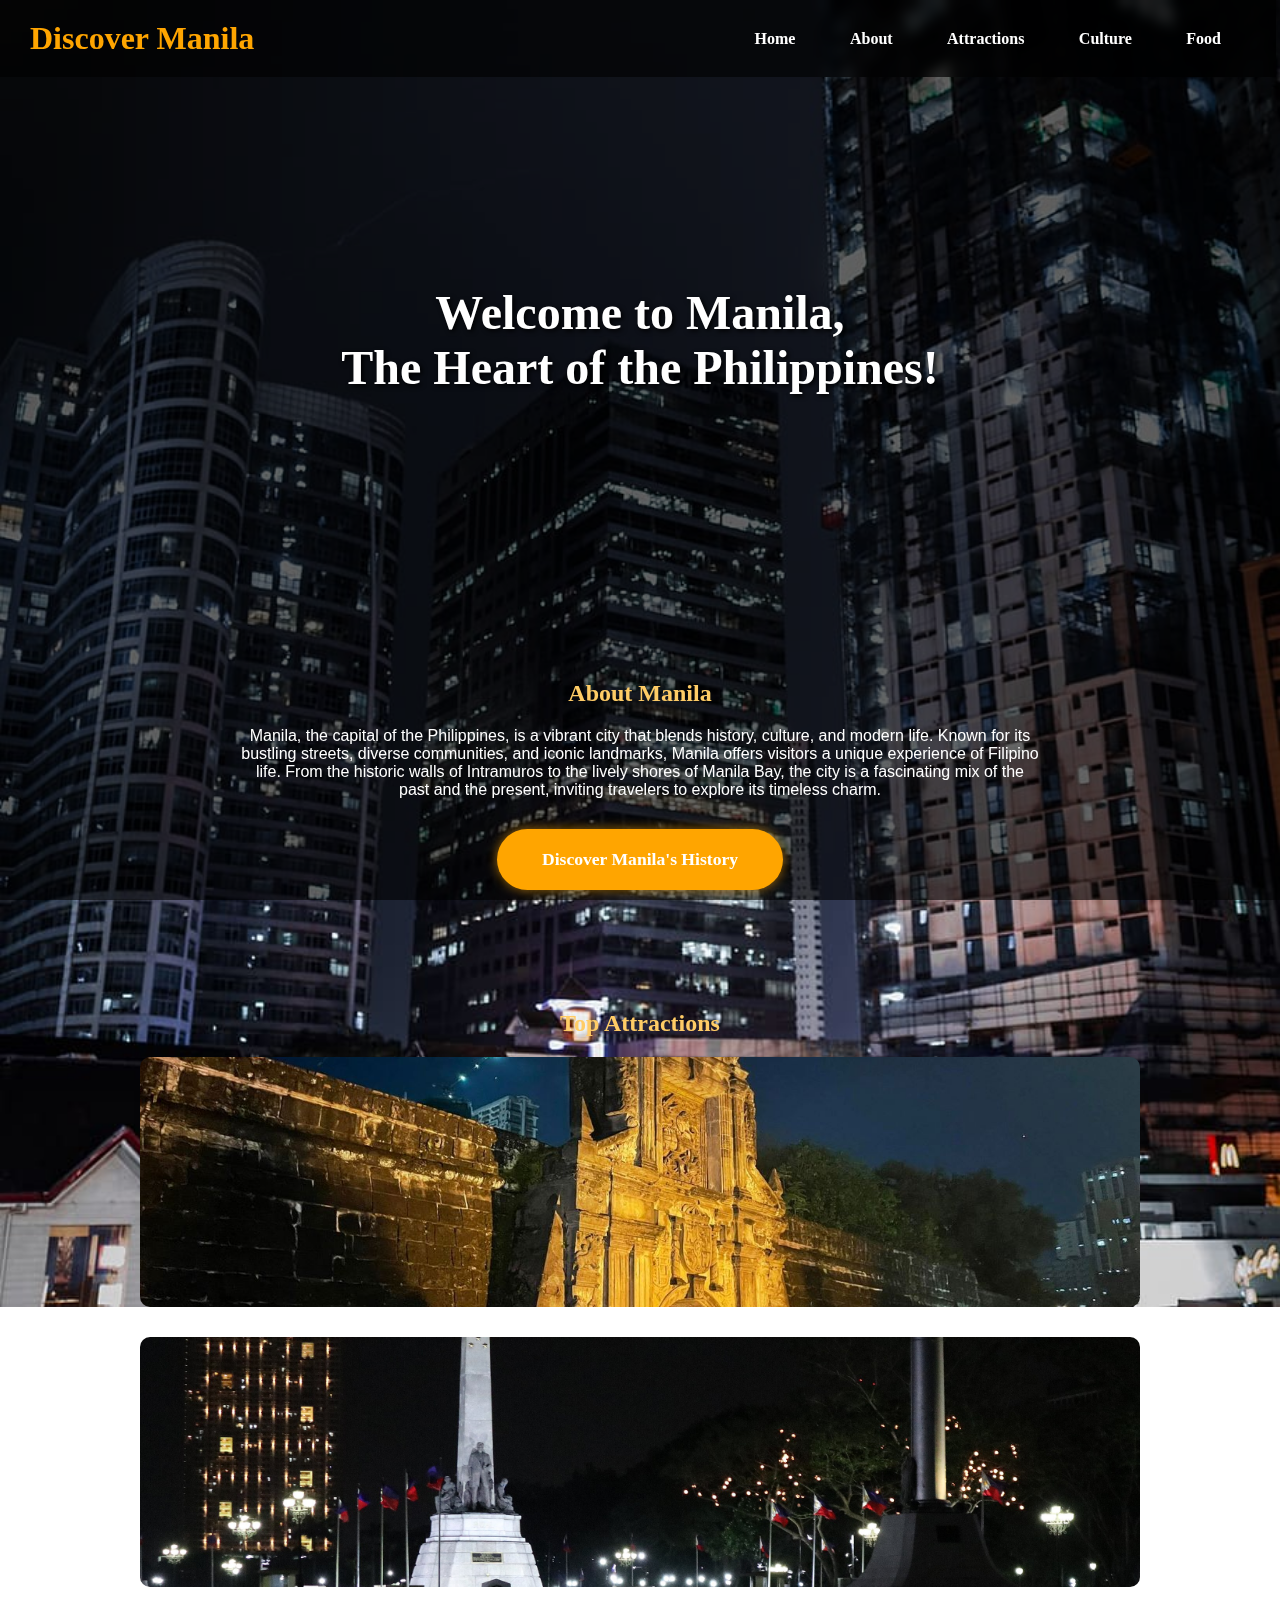
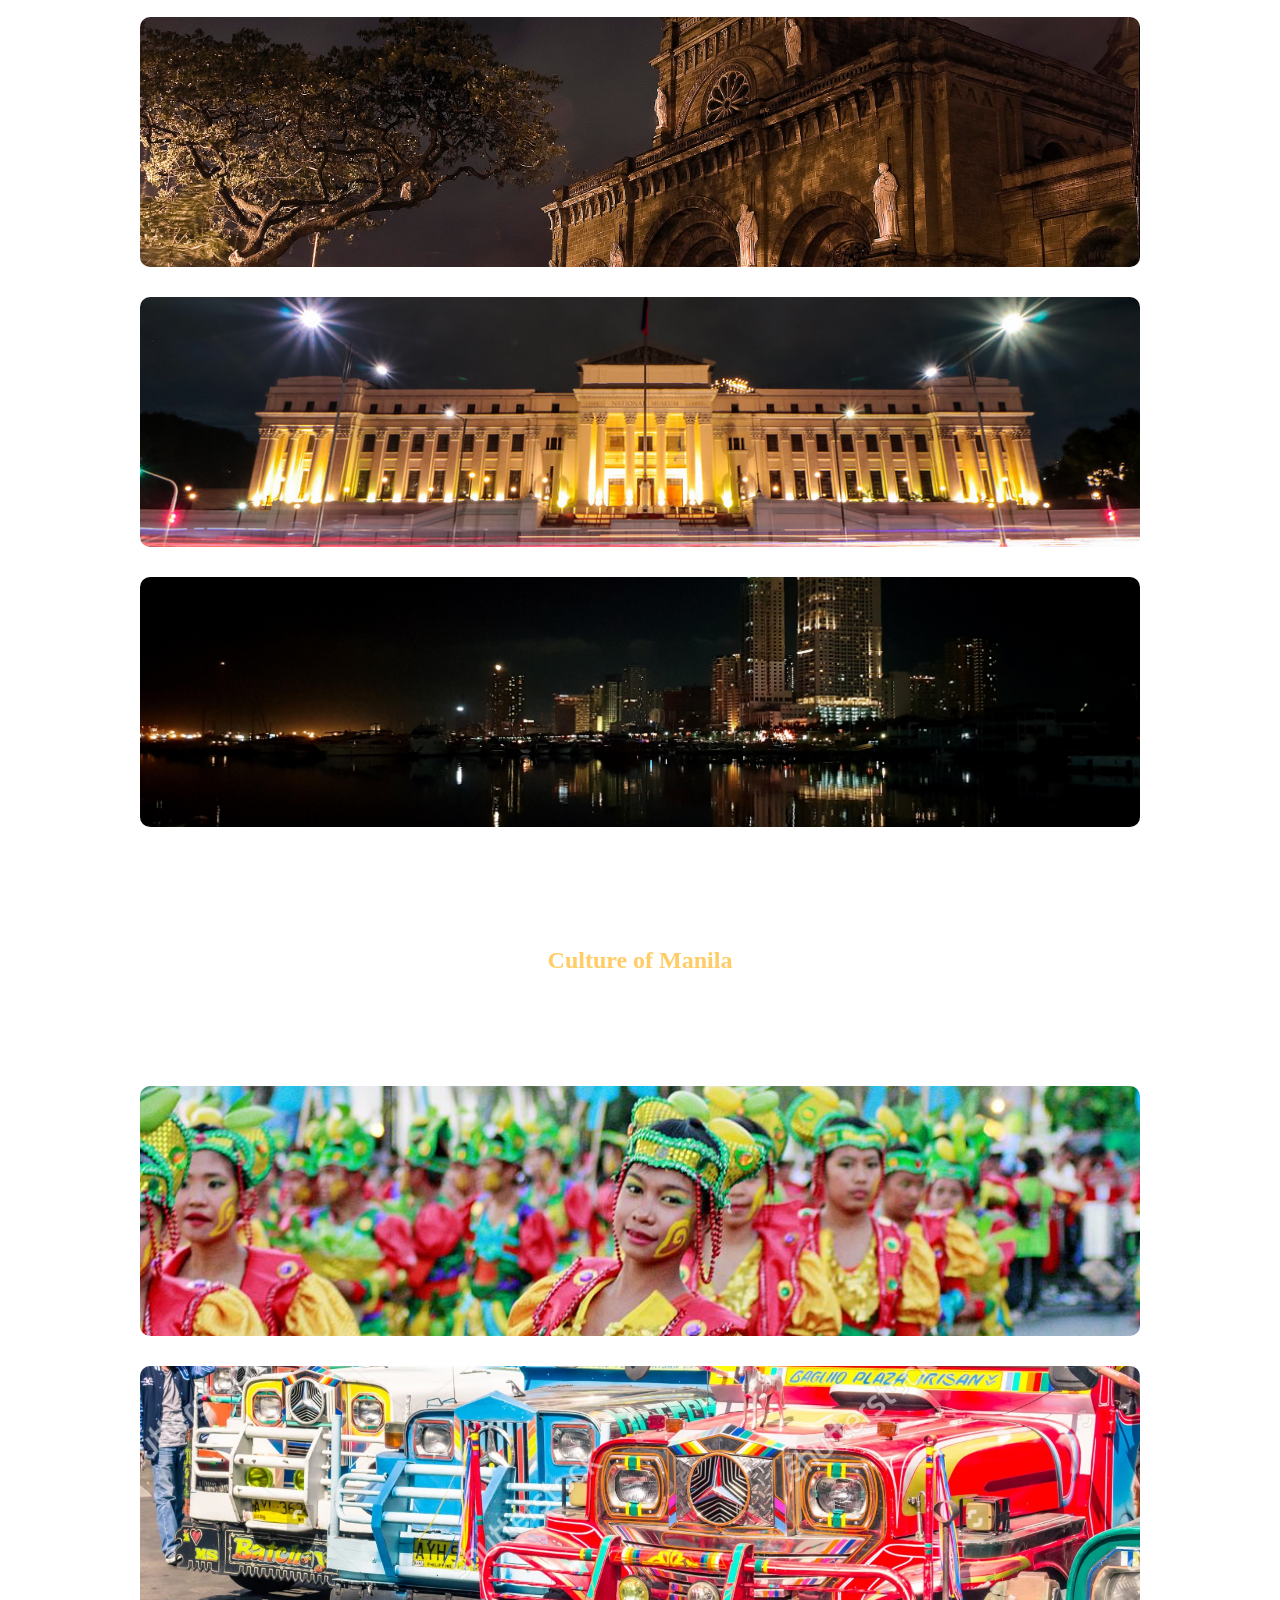
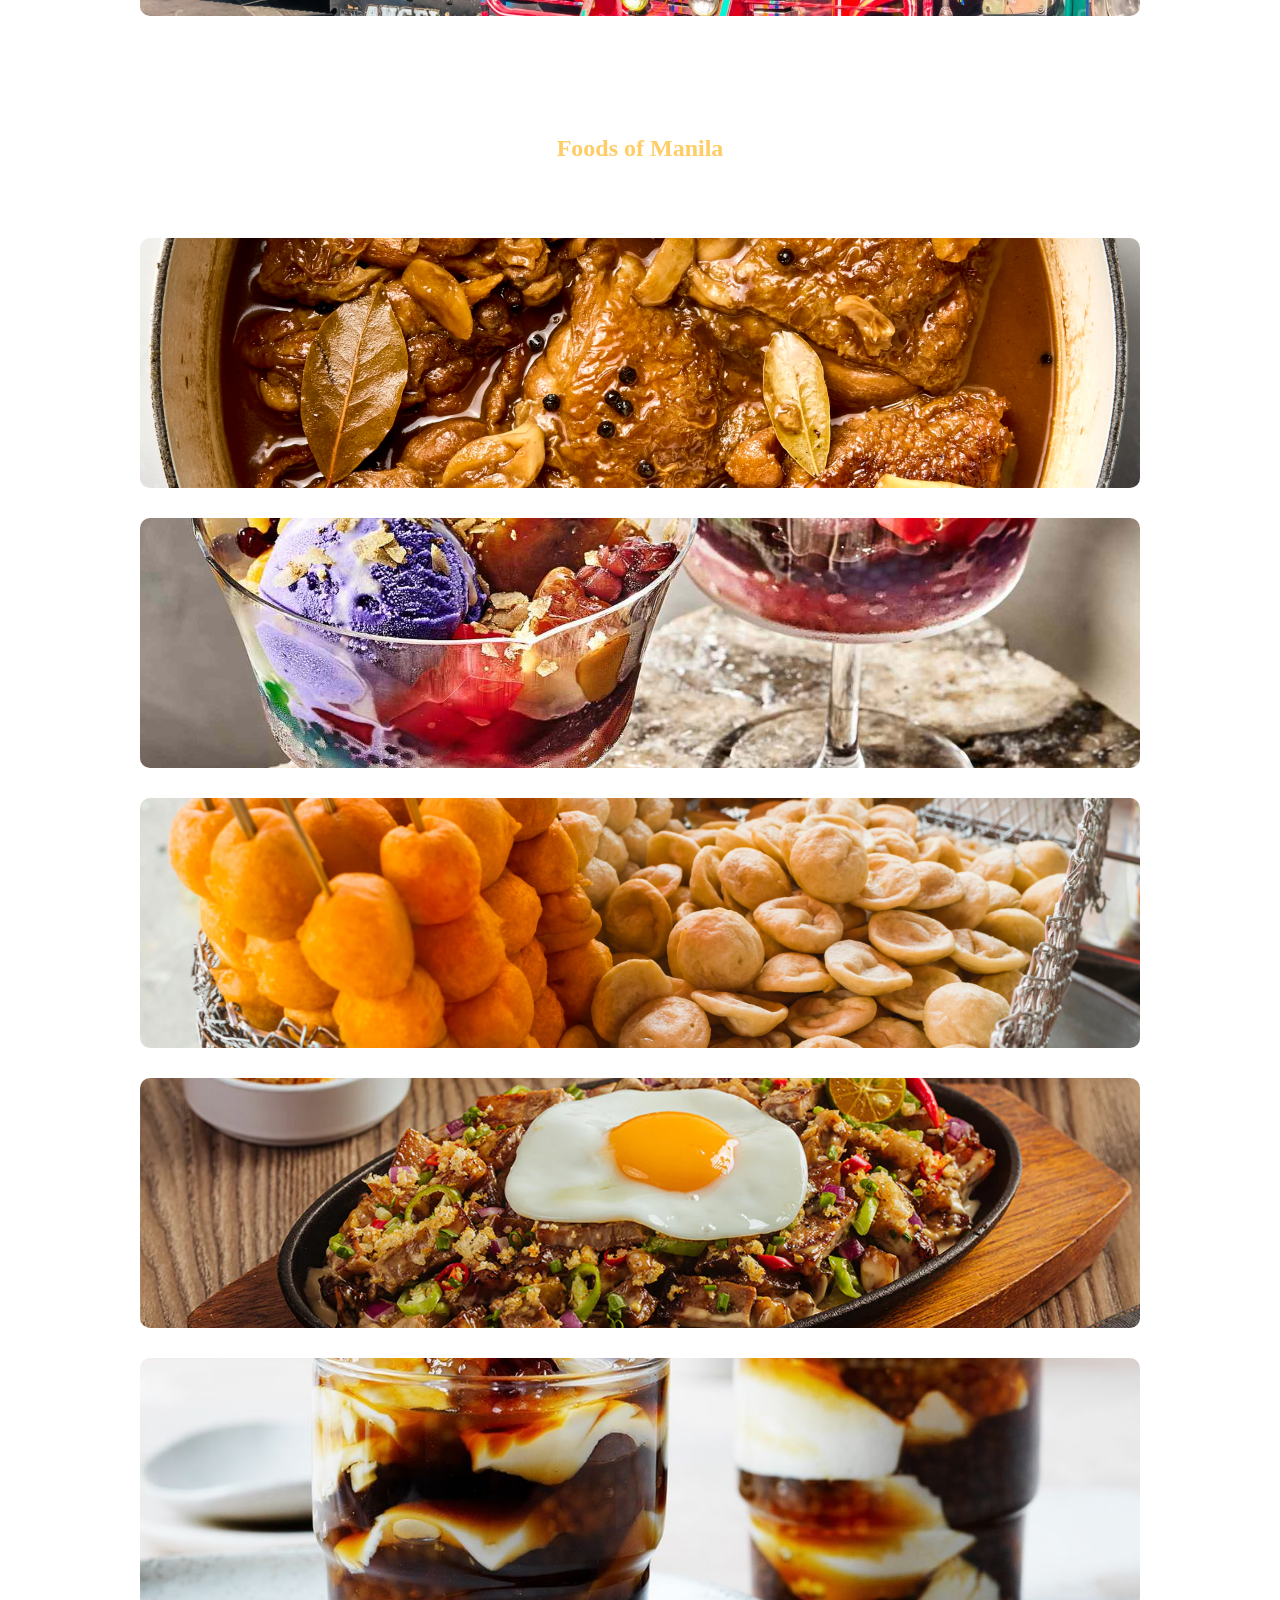
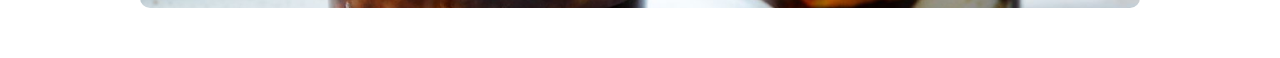
<file: index.html>
<!DOCTYPE html>
<html lang="en">
<head>
  <meta charset="UTF-8">
  <meta name="viewport" content="width=device-width, initial-scale=1.0">
  <title>Discover Manila</title>
  <link rel="stylesheet" href="style.css">
</head>
<body id="top">
  <header>
    <h1><a href="index.html" style="text-decoration:none; color:inherit;">Discover Manila</a></h1>
    <nav>
      <a href="index.html">Home</a>
      <a href="#about">About</a>
      <a href="#attractions">Attractions</a>
      <a href="#culture">Culture</a>
      <a href="#food">Food</a>
    </nav>
  </header>

  <div class="spacer"></div>

  <div class="hero">
    <h2>Welcome to Manila,<br> The Heart of the Philippines!</h2>
  </div>

  <section id="about">
    <h2>About Manila</h2>
    <p style="text-align:center; max-width:800px; margin:auto;">
      Manila, the capital of the Philippines, is a vibrant city that blends history, culture, and modern life. Known for its bustling streets, diverse communities, and iconic landmarks, Manila offers visitors a unique experience of Filipino life. From the historic walls of Intramuros to the lively shores of Manila Bay, the city is a fascinating mix of the past and the present, inviting travelers to explore its timeless charm.
    </p>
    <a href="ManilaHistory.html" class="history-btn">Discover Manila's History</a>
  </section>

  <section id="attractions">
    <h2>Top Attractions</h2>
    <div class="card-grid">
      <a href="intramuros.html" class="info-card">
        <img src="intramuroscover.jpg" alt="Intramuros">
        <div class="info-text">
          <h3>Intramuros</h3>
          <p>The historic walled city built during the Spanish colonial period.</p>
        </div>
      </a>
      <a href="rizalpark.html" class="info-card">
        <img src="rizalparkcover.jpg" alt="Rizal Park">
        <div class="info-text">
          <h3>Rizal Park</h3>
          <p>A national historical park dedicated to Dr. José Rizal.</p>
        </div>
      </a>
      <a href="manilacathedral.html" class="info-card">
        <img src="manilacathedralcover.jpg" alt="Manila Cathedral">
        <div class="info-text">
          <h3>Manila Cathedral</h3>
          <p>The premier church of the Philippines, located within Intramuros.</p>
        </div>
      </a>
      <a href="museum.html" class="info-card">
        <img src="museumcover.jpg" alt="Museum of Fine Arts">
        <div class="info-text">
          <h3>Museum of Fine Arts</h3>
          <p>Home to Juan Luna’s Spoliarium and other Filipino masterpieces.</p>
        </div>
      </a>
      <a href="manilabay.html" class="info-card">
        <img src="manilabaycover.jpg" alt="Manila Bay">
        <div class="info-text">
          <h3>Manila Bay</h3>
          <p>Famous for its stunning sunset and lively seaside atmosphere.</p>
        </div>
      </a>
    </div>
  </section>

  <section id="culture">
    <h2>Culture of Manila</h2>
    <p style="text-align:center; max-width:800px; margin:auto;">
      Manila’s culture is a vibrant fusion of East and West, shaped by centuries of trade, colonization, and resilience. The city celebrates colorful fiestas, lively music, and traditional dances that showcase the Filipino spirit of joy and unity. From jeepneys painted with vibrant designs to street parades filled with energy, Manila is a cultural hub that brings people together through shared traditions.
    </p>
    <div class="card-grid">
      <a href="festival.html" class="info-card">
        <img src="fiesta.jpg" alt="Festivals">
        <div class="info-text">
          <h3>Festivals</h3>
          <p>Colorful street festivals filled with music, dance, and faith.</p>
        </div>
      </a>
      <a href="transportation.html" class="info-card">
        <img src="jeepney.jpg" alt="Transportation">
        <div class="info-text">
          <h3>Transportation</h3>
          <p>Iconic vehicles like pedicabs, tricycles, and jeepneys that reflect Filipino creativity and identity.</p>
        </div>
      </a>
    </div>
  </section>

  <section id="food">
    <h2>Foods of Manila</h2>
    <p style="text-align:center; max-width:800px; margin:auto;">
     Filipino cuisine is a dynamic fusion of indigenous flavors and culinary techniques developed over centuries of trade and colonization by the Chinese, Spanish, and Americans.
    </p>
    <div class="card-grid">
      <div class="info-card">
        <img src="adobo.jpg" alt="Adobo">
        <div class="info-text">
          <h3>Adobo</h3>
          <p>The unofficial national dish made with savory soy and vinegar flavors.</p>
        </div>
      </div>
      <div class="info-card">
        <img src="halohalo.jpg" alt="Halo-halo">
        <div class="info-text">
          <h3>Halo-Halo</h3>
          <p>A refreshing dessert of shaved ice, sweet beans, fruits, and leche flan.</p>
        </div>
      </div>
      <div class="info-card">
        <img src="streetfood.jpg" alt="Street Food">
        <div class="info-text">
          <h3>Street Food</h3>
          <p>Popular snacks like fish balls, kwek-kwek, and isaw line Manila’s streets.</p>
        </div>
      </div>
      <div class="info-card">
        <img src="sisig.jpg" alt="Sisig">
        <div class="info-text">
          <h3>Sisig</h3>
          <p>A sizzling pork dish seasoned with calamansi, onions, and chili peppers.</p>
        </div>
      </div>
      <div class="info-card">
        <img src="taho.jpg" alt="Taho">
        <div class="info-text">
          <h3>Taho</h3>
          <p>A sweet Filipino snack of silken tofu, arnibal, and sago pearls.</p>
        </div>
      </div>
    </div>
  </section>

</body>
</html>
</file>
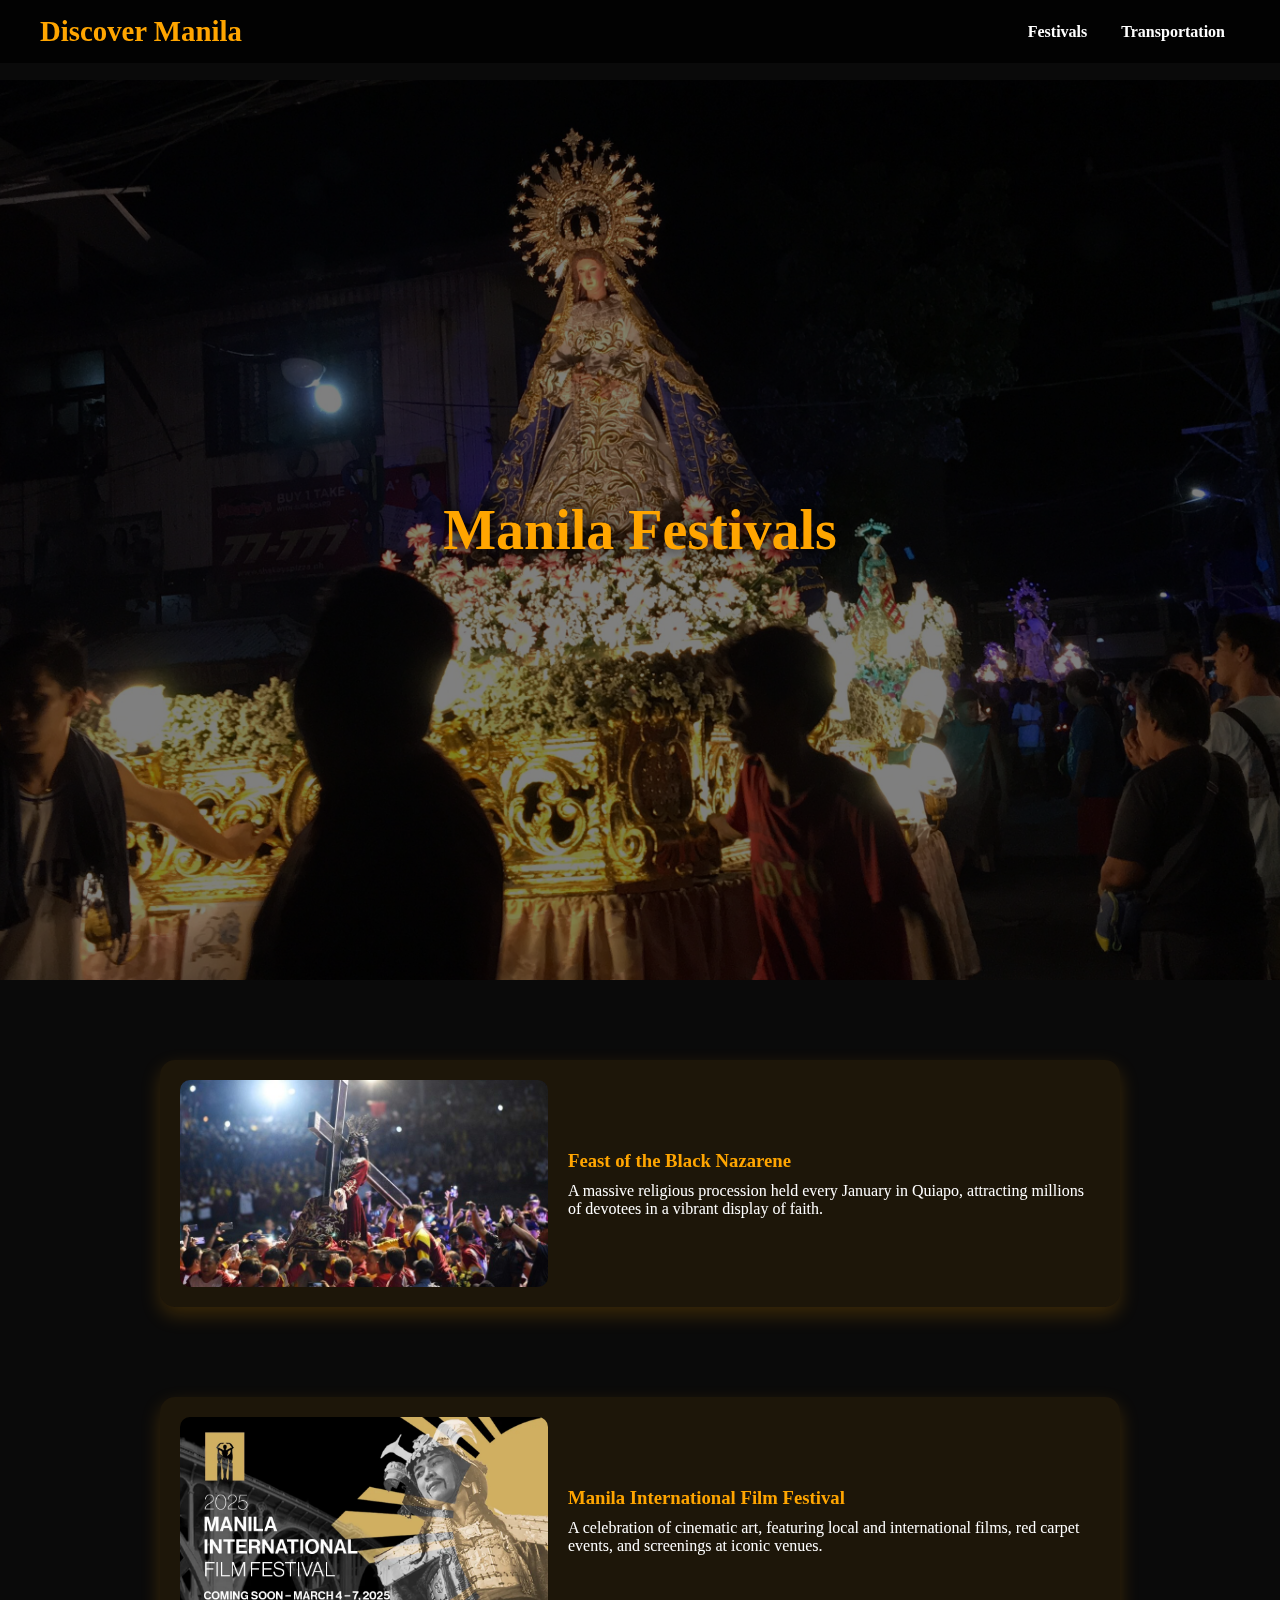
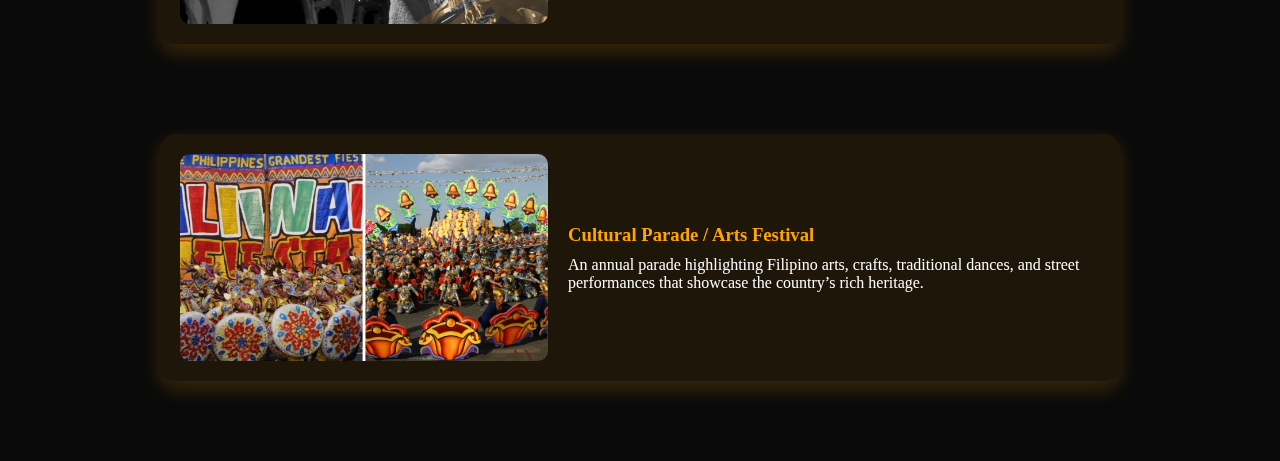
<file: festival.html>
<!DOCTYPE html>
<html lang="en">
<head>
  <meta charset="UTF-8">
  <meta name="viewport" content="width=device-width, initial-scale=1.0">
  <title>Festivals - Discover Manila</title>

  <style>
    /* Reset */
    * { margin: 0; padding: 0; box-sizing: border-box; }

    body {
      font-family: 'Merriweather', serif;
      color: #fff;
      background: #0a0a0a;
      overflow-x: hidden;
    }

    /* Header */
    header {
      position: fixed;
      top: 0; left: 0;
      width: 100%;
      background: rgba(0,0,0,0.8);
      backdrop-filter: blur(6px);
      padding: 15px 40px;
      display: flex;
      justify-content: space-between;
      align-items: center;
      z-index: 1000;
    }

    header h1 {
      font-family: "Times New Roman", serif;
      font-size: 1.8rem;
      color: orange;
    }

    header h1 a {
      text-decoration: none;
      color: inherit;
    }

    nav a {
      color: white;
      text-decoration: none;
      margin: 0 15px;
      font-weight: bold;
      transition: 0.3s;
    }

    nav a:hover { color: orange; }

    .spacer { height: 80px; }

    /* Hero */
    .hero {
      height: 100vh;
      display: flex;
      justify-content: center;
      align-items: center;
      background: url('festivalbackground.jpg') no-repeat center center/cover;
      position: relative;
      text-align: center;
    }

    .hero::after {
      content: "";
      position: absolute;
      top: 0; left: 0; width: 100%; height: 100%;
      background: rgba(0,0,0,0.5);
    }

    .hero h2 {
      position: relative;
      font-size: 3.5rem;
      text-shadow: 0 0 15px black;
      color: orange;
      animation: fadeIn 2s ease-in-out;
      z-index: 1;
    }

    @keyframes fadeIn {
      from { opacity: 0; transform: translateY(20px); }
      to { opacity: 1; transform: translateY(0); }
    }

    /* Timeline-style Cards */
    .festival-section {
      position: relative;
      margin: 60px auto;
      width: 90%;
      max-width: 1000px;
    }

    .festival-item {
      width: 100%;
      padding: 20px;
      position: relative;
      margin-bottom: 50px;
      animation: slideUp 1s ease both;
    }

    @keyframes slideUp {
      from { opacity: 0; transform: translateY(40px); }
      to { opacity: 1; transform: translateY(0); }
    }

    .festival-item .content {
      background: rgba(255, 165, 0, 0.08);
      padding: 20px;
      border-radius: 15px;
      backdrop-filter: blur(10px);
      box-shadow: 0 8px 20px rgba(255,165,0,0.2);
      transition: transform 0.3s, box-shadow 0.3s;
      display: flex;
      gap: 20px;
      align-items: center;
    }

    .festival-item .content:hover { 
      transform: scale(1.05); 
      box-shadow: 0 0 25px orange;
    }

    .festival-item .content img {
      width: 40%;
      border-radius: 10px;
    }

    .festival-item .content div {
      width: 60%;
    }

    .festival-item .content h3 {
      color: orange;
      margin-bottom: 10px;
    }
  </style>
</head>
<body>

  <header>
    <h1><a href="index.html">Discover Manila</a></h1>
    <nav>
      <a href="festival.html">Festivals</a>
      <a href="transportation.html">Transportation</a>
    </nav>
  </header>

  <div class="spacer"></div>

  <section class="hero">
    <h2>Manila Festivals</h2>
  </section>

  <section class="festival-section">
    <div class="festival-item">
      <div class="content">
        <img src="blacknazarene.jpg" alt="Feast of Black Nazarene">
        <div>
          <h3>Feast of the Black Nazarene</h3>
          <p>A massive religious procession held every January in Quiapo, attracting millions of devotees in a vibrant display of faith.</p>
        </div>
      </div>
    </div>

    <div class="festival-item">
      <div class="content">
        <img src="filmfestival.jpg" alt="International Film Festival">
        <div>
          <h3>Manila International Film Festival</h3>
          <p>A celebration of cinematic art, featuring local and international films, red carpet events, and screenings at iconic venues.</p>
        </div>
      </div>
    </div>

    <div class="festival-item">
      <div class="content">
        <img src="parade.jpg" alt="Cultural Parade / Arts Festival">
        <div>
          <h3>Cultural Parade / Arts Festival</h3>
          <p>An annual parade highlighting Filipino arts, crafts, traditional dances, and street performances that showcase the country’s rich heritage.</p>
        </div>
      </div>
    </div>
  </section>

</body>
</html>
</file>
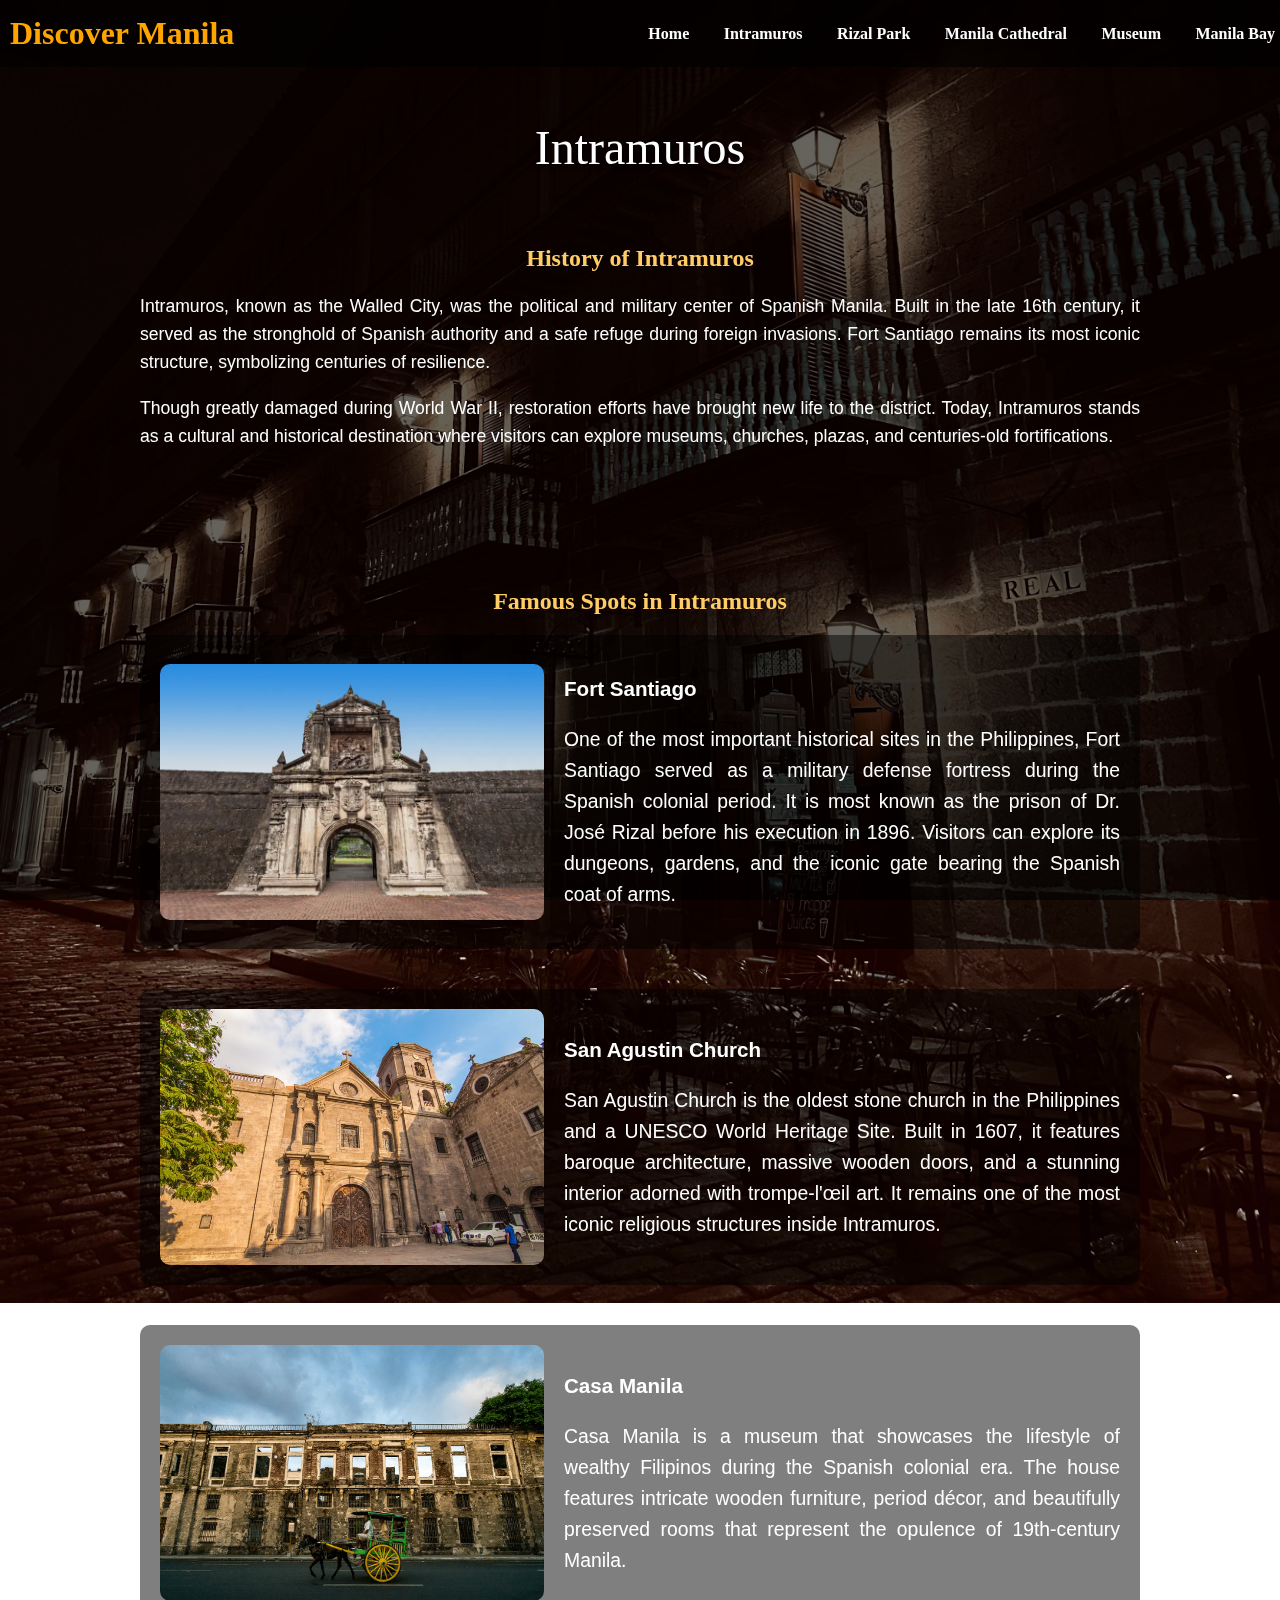
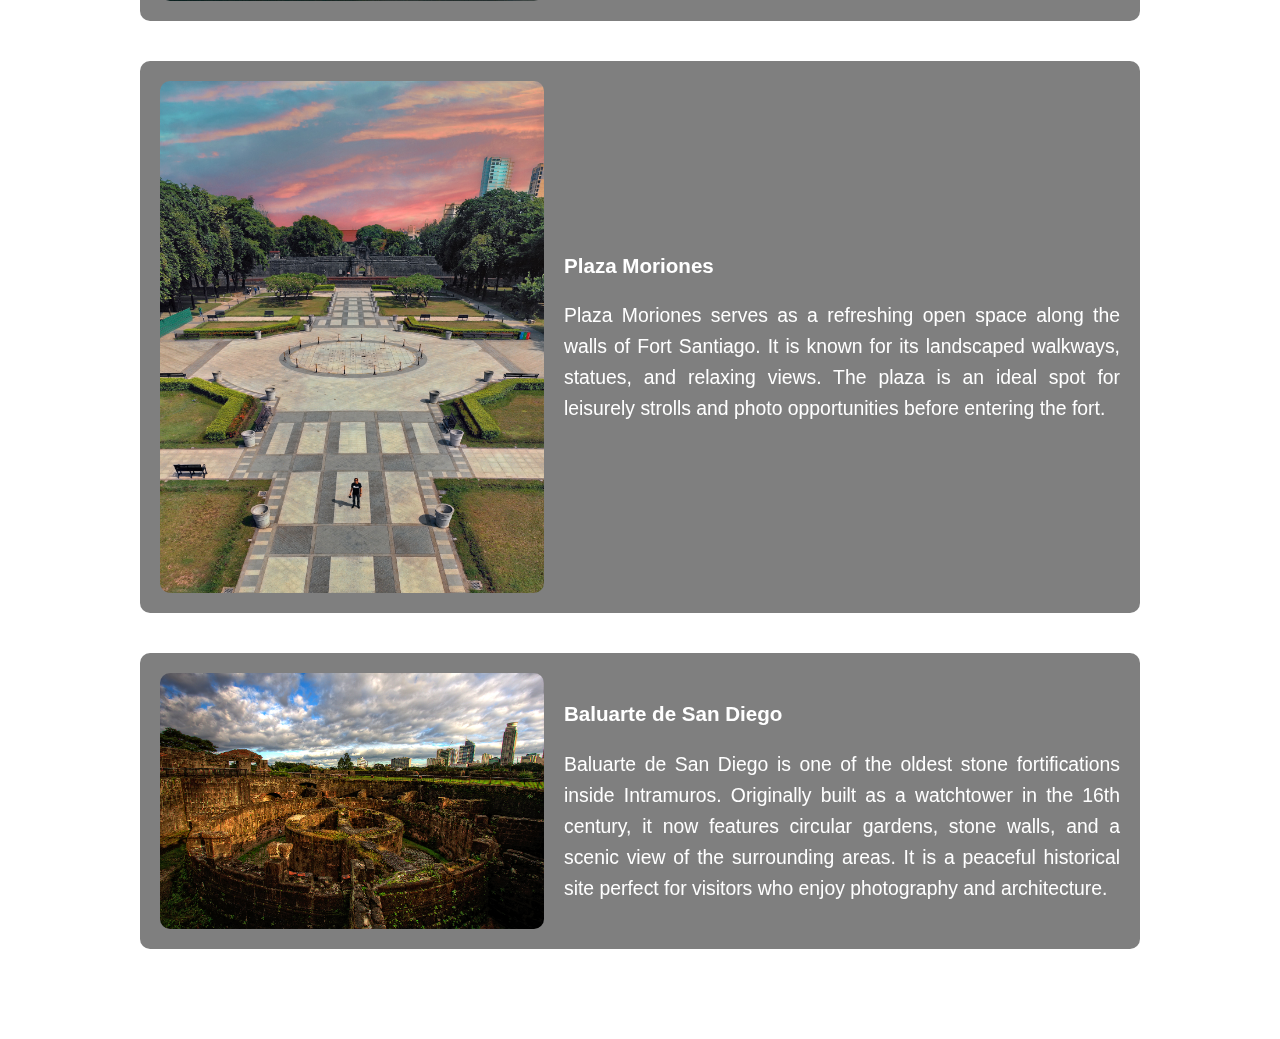
<file: intramuros.html>
<!DOCTYPE html>
<html lang="en">
<head>
  <meta charset="UTF-8">
  <meta name="viewport" content="width=device-width, initial-scale=1.0">
  <title>Intramuros - Discover Manila</title>

  <style>
    body {
      margin: 0;
      font-family: 'Roboto', sans-serif;
      background: url('intramurosbackground.jpg') no-repeat center center fixed;
      background-size: cover;
      color: white;
      position: relative;
      z-index: 0;
    }

    body::before {
      content: "";
      position: fixed;
      top: 0;
      left: 0;
      width: 100%;
      height: 100%;
      background: rgba(0,0,0,0.6);
      z-index: -1;
    }

    header {
      position: fixed;
      top: 0;
      width: 100%;
      background: rgba(0,0,0,0.6);
      color: orange;
      padding: 15px 10px;
      display: flex;
      justify-content: space-between;
      align-items: center;
      z-index: 1000;
      backdrop-filter: blur(4px);
    }

    header h1 {
      margin: 0;
      font-family: 'Times New Roman', serif;
    }

    header h1 a {
      color: orange;
      text-decoration: none;
    }

    nav a {
      color: white;
      text-decoration: none;
      margin: 0 15px;
      font-weight: bold;
      transition: color 0.3s;
      font-family: 'Times New Roman', serif;
    }

    nav a:hover {
      color: orange;
    }

    .page-title {
      margin-top: 120px;
      text-align: center;
      font-size: 3em;
      font-family: 'Times New Roman', serif;
      text-shadow: 2px 2px 5px black;
      color: #fff;
    }

    section {
      padding: 50px 20px;
      max-width: 1000px;
      margin: auto;
    }

    section h2 {
      text-align: center;
      color: #ffcc66;
      font-family: 'Merriweather', serif;
      margin-bottom: 20px;
    }

    section p {
      font-family: 'Roboto', sans-serif;
      font-size: 1.1em;
      line-height: 1.6em;
      text-align: justify;
    }

    .spot-box {
      display: flex;
      gap: 20px;
      background: rgba(0,0,0,0.5);
      padding: 20px;
      border-radius: 10px;
      margin-bottom: 40px;
      align-items: center;
    }

    .spot-box img {
      width: 40%;
      border-radius: 10px;
    }

    .spot-desc {
      width: 60%;
      font-size: 1.1em;
      line-height: 1.6em;
    }

    footer {
      background: #222;
      color: white;
      text-align: center;
      padding: 20px;
      margin-top: 50px;
    }
  </style>
</head>
<body>

  <header>
    <h1><a href="index.html">Discover Manila</a></h1>
    <nav>
      <a href="index.html">Home</a>
      <a href="intramuros.html">Intramuros</a>
      <a href="rizalpark.html">Rizal Park</a>
      <a href="manilacathedral.html">Manila Cathedral</a>
      <a href="museum.html">Museum</a>
      <a href="manilabay.html">Manila Bay</a>
    </nav>
  </header>

  <div class="page-title">Intramuros</div>

  <section>
    <h2>History of Intramuros</h2>
    <p>
      Intramuros, known as the Walled City, was the political and military center of Spanish Manila.
      Built in the late 16th century, it served as the stronghold of Spanish authority and a safe refuge
      during foreign invasions. Fort Santiago remains its most iconic structure, symbolizing centuries
      of resilience.
    </p>
    <p>
      Though greatly damaged during World War II, restoration efforts have brought new life to the
      district. Today, Intramuros stands as a cultural and historical destination where visitors can
      explore museums, churches, plazas, and centuries-old fortifications.
    </p>
  </section>

  <section>
    <h2>Famous Spots in Intramuros</h2>

    <div class="spot-box">
      <img src="fortsantiago.jpg" alt="Fort Santiago">
      <div class="spot-desc">
        <h3>Fort Santiago</h3>
        <p>
          One of the most important historical sites in the Philippines, Fort Santiago served as a
          military defense fortress during the Spanish colonial period. It is most known as the
          prison of Dr. José Rizal before his execution in 1896. Visitors can explore its dungeons,
          gardens, and the iconic gate bearing the Spanish coat of arms.
        </p>
      </div>
    </div>

    <div class="spot-box">
      <img src="sanagustinchurch.jpg" alt="San Agustin Church">
      <div class="spot-desc">
        <h3>San Agustin Church</h3>
        <p>
          San Agustin Church is the oldest stone church in the Philippines and a UNESCO World
          Heritage Site. Built in 1607, it features baroque architecture, massive wooden doors, and
          a stunning interior adorned with trompe-l'œil art. It remains one of the most iconic
          religious structures inside Intramuros.
        </p>
      </div>
    </div>

    <div class="spot-box">
      <img src="casamanila.jpg" alt="Casa Manila">
      <div class="spot-desc">
        <h3>Casa Manila</h3>
        <p>
          Casa Manila is a museum that showcases the lifestyle of wealthy Filipinos during the
          Spanish colonial era. The house features intricate wooden furniture, period décor, and
          beautifully preserved rooms that represent the opulence of 19th-century Manila.
        </p>
      </div>
    </div>

    <div class="spot-box">
      <img src="plazamoriones.jpg" alt="Plaza Moriones">
      <div class="spot-desc">
        <h3>Plaza Moriones</h3>
        <p>
          Plaza Moriones serves as a refreshing open space along the walls of Fort Santiago. It is
          known for its landscaped walkways, statues, and relaxing views. The plaza is an ideal spot
          for leisurely strolls and photo opportunities before entering the fort.
        </p>
      </div>
    </div>

    <div class="spot-box">
      <img src="baluarte.jpg" alt="Baluarte de San Diego">
      <div class="spot-desc">
        <h3>Baluarte de San Diego</h3>
        <p>
          Baluarte de San Diego is one of the oldest stone fortifications inside Intramuros. Originally
          built as a watchtower in the 16th century, it now features circular gardens, stone walls, and
          a scenic view of the surrounding areas. It is a peaceful historical site perfect for visitors
          who enjoy photography and architecture.
        </p>
      </div>
    </div>

  </section>

</body>
</html>
</file>
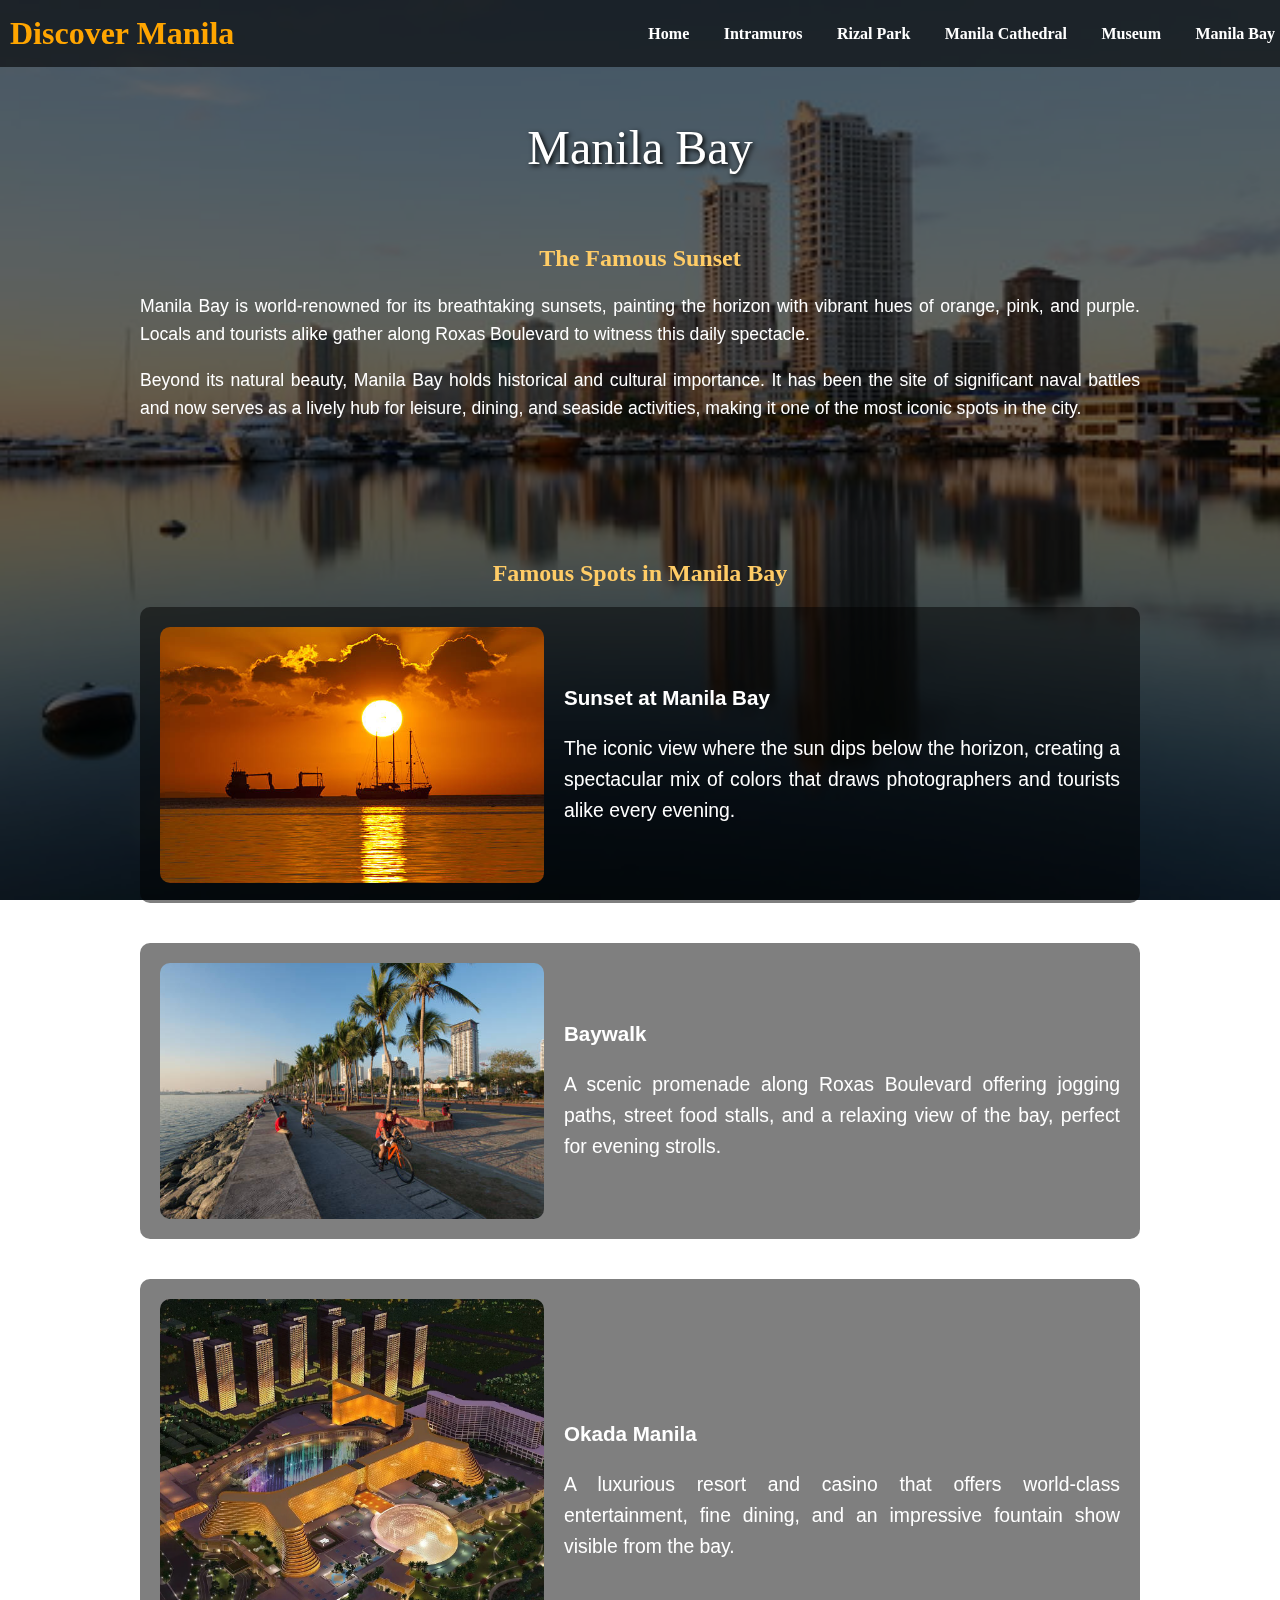
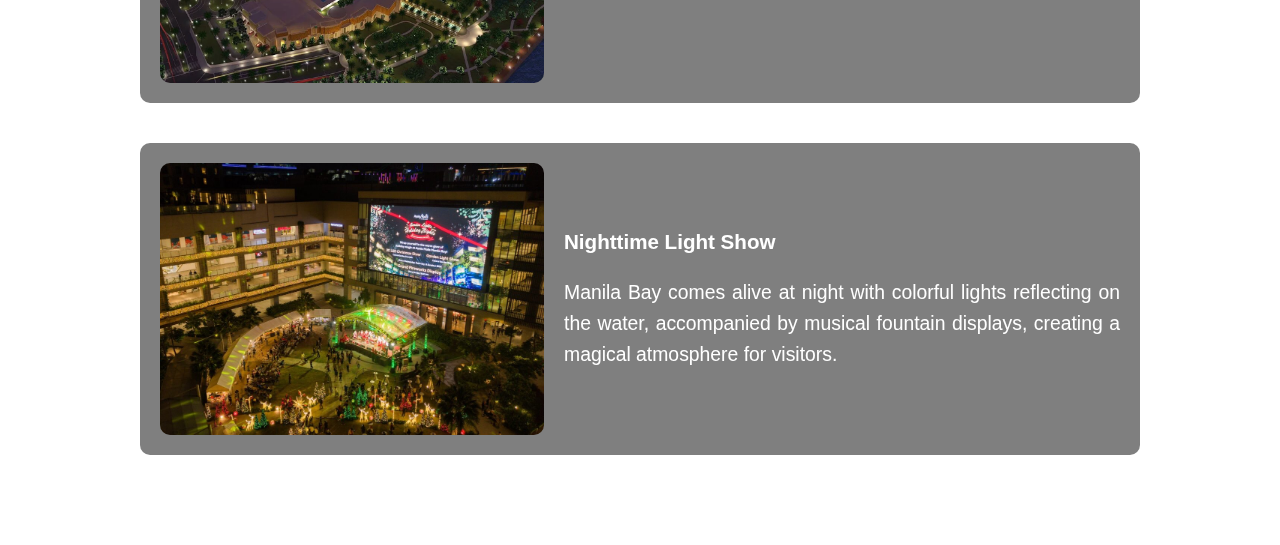
<file: manilabay.html>
<!DOCTYPE html>
<html lang="en">
<head>
  <meta charset="UTF-8">
  <meta name="viewport" content="width=device-width, initial-scale=1.0">
  <title>Manila Bay - Discover Manila</title>

  <style>
    body {
      margin: 0;
      font-family: 'Roboto', sans-serif;
      background: url('manilabaybackground.jpg') no-repeat center center fixed;
      background-size: cover;
      color: white;
      position: relative;
      z-index: 0;
    }

    body::before {
      content: "";
      position: fixed;
      top: 0;
      left: 0;
      width: 100%;
      height: 100%;
      background: rgba(0,0,0,0.6);
      z-index: -1;
    }

    header {
      position: fixed;
      top: 0;
      width: 100%;
      background: rgba(0, 0, 0, 0.6);
      padding: 15px 10px;
      display: flex;
      justify-content: space-between;
      align-items: center;
      z-index: 1000;
      backdrop-filter: blur(4px);
    }

    header h1 {
      margin: 0;
      font-family: 'Times New Roman', serif;
    }

    header h1 a {
      color: orange;
      text-decoration: none;
    }

    nav a {
      color: white;
      text-decoration: none;
      margin: 0 15px;
      font-weight: bold;
      transition: color 0.3s;
      font-family: 'Times New Roman', serif;
    }

    nav a:hover {
      color: orange;
    }

    .page-title {
      margin-top: 120px;
      text-align: center;
      font-size: 3em;
      font-family: 'Times New Roman', serif;
      text-shadow: 2px 2px 5px black;
      color: #fff;
    }

    section {
      padding: 50px 20px;
      max-width: 1000px;
      margin: auto;
    }

    section h2 {
      text-align: center;
      color: #ffcc66;
      font-family: 'Merriweather', serif;
      margin-bottom: 20px;
    }

    section p {
      font-family: 'Roboto', sans-serif;
      font-size: 1.1em;
      line-height: 1.6em;
      text-align: justify;
    }

    .spot-box {
      display: flex;
      gap: 20px;
      background: rgba(0,0,0,0.5);
      padding: 20px;
      border-radius: 10px;
      margin-bottom: 40px;
      align-items: center;
    }

    .spot-box img {
      width: 40%;
      border-radius: 10px;
    }

    .spot-desc {
      width: 60%;
      font-size: 1.1em;
      line-height: 1.6em;
    }

    footer {
      background: #222;
      color: white;
      text-align: center;
      padding: 20px;
      margin-top: 50px;
    }
  </style>
</head>
<body>

  <header>
    <h1><a href="index.html">Discover Manila</a></h1>
    <nav>
      <a href="index.html">Home</a>
      <a href="intramuros.html">Intramuros</a>
      <a href="rizalpark.html">Rizal Park</a>
      <a href="manilacathedral.html">Manila Cathedral</a>
      <a href="museum.html">Museum</a>
      <a href="manilabay.html">Manila Bay</a>
    </nav>
  </header>

  <div class="page-title">Manila Bay</div>

  <section>
    <h2>The Famous Sunset</h2>
    <p>
      Manila Bay is world-renowned for its breathtaking sunsets, painting the horizon with vibrant 
      hues of orange, pink, and purple. Locals and tourists alike gather along Roxas Boulevard to 
      witness this daily spectacle.
    </p>
    <p>
      Beyond its natural beauty, Manila Bay holds historical and cultural importance. It has been 
      the site of significant naval battles and now serves as a lively hub for leisure, dining, and 
      seaside activities, making it one of the most iconic spots in the city.
    </p>
  </section>

  <section>
    <h2>Famous Spots in Manila Bay</h2>

    <div class="spot-box">
      <img src="sunset.jpg" alt="Manila Bay Sunset">
      <div class="spot-desc">
        <h3>Sunset at Manila Bay</h3>
        <p>The iconic view where the sun dips below the horizon, creating a spectacular mix of colors that draws photographers and tourists alike every evening.</p>
      </div>
    </div>

    <div class="spot-box">
      <img src="baywalk.jpg" alt="Baywalk">
      <div class="spot-desc">
        <h3>Baywalk</h3>
        <p>A scenic promenade along Roxas Boulevard offering jogging paths, street food stalls, and a relaxing view of the bay, perfect for evening strolls.</p>
      </div>
    </div>

    <div class="spot-box">
      <img src="okadacasino.jpg" alt="Okada Manila">
      <div class="spot-desc">
        <h3>Okada Manila</h3>
        <p>A luxurious resort and casino that offers world-class entertainment, fine dining, and an impressive fountain show visible from the bay.</p>
      </div>
    </div>

    <div class="spot-box">
      <img src="lightshow.jpg" alt="Night Light Show">
      <div class="spot-desc">
        <h3>Nighttime Light Show</h3>
        <p>Manila Bay comes alive at night with colorful lights reflecting on the water, accompanied by musical fountain displays, creating a magical atmosphere for visitors.</p>
      </div>
    </div>

  </section>

</body>
</html>
</file>
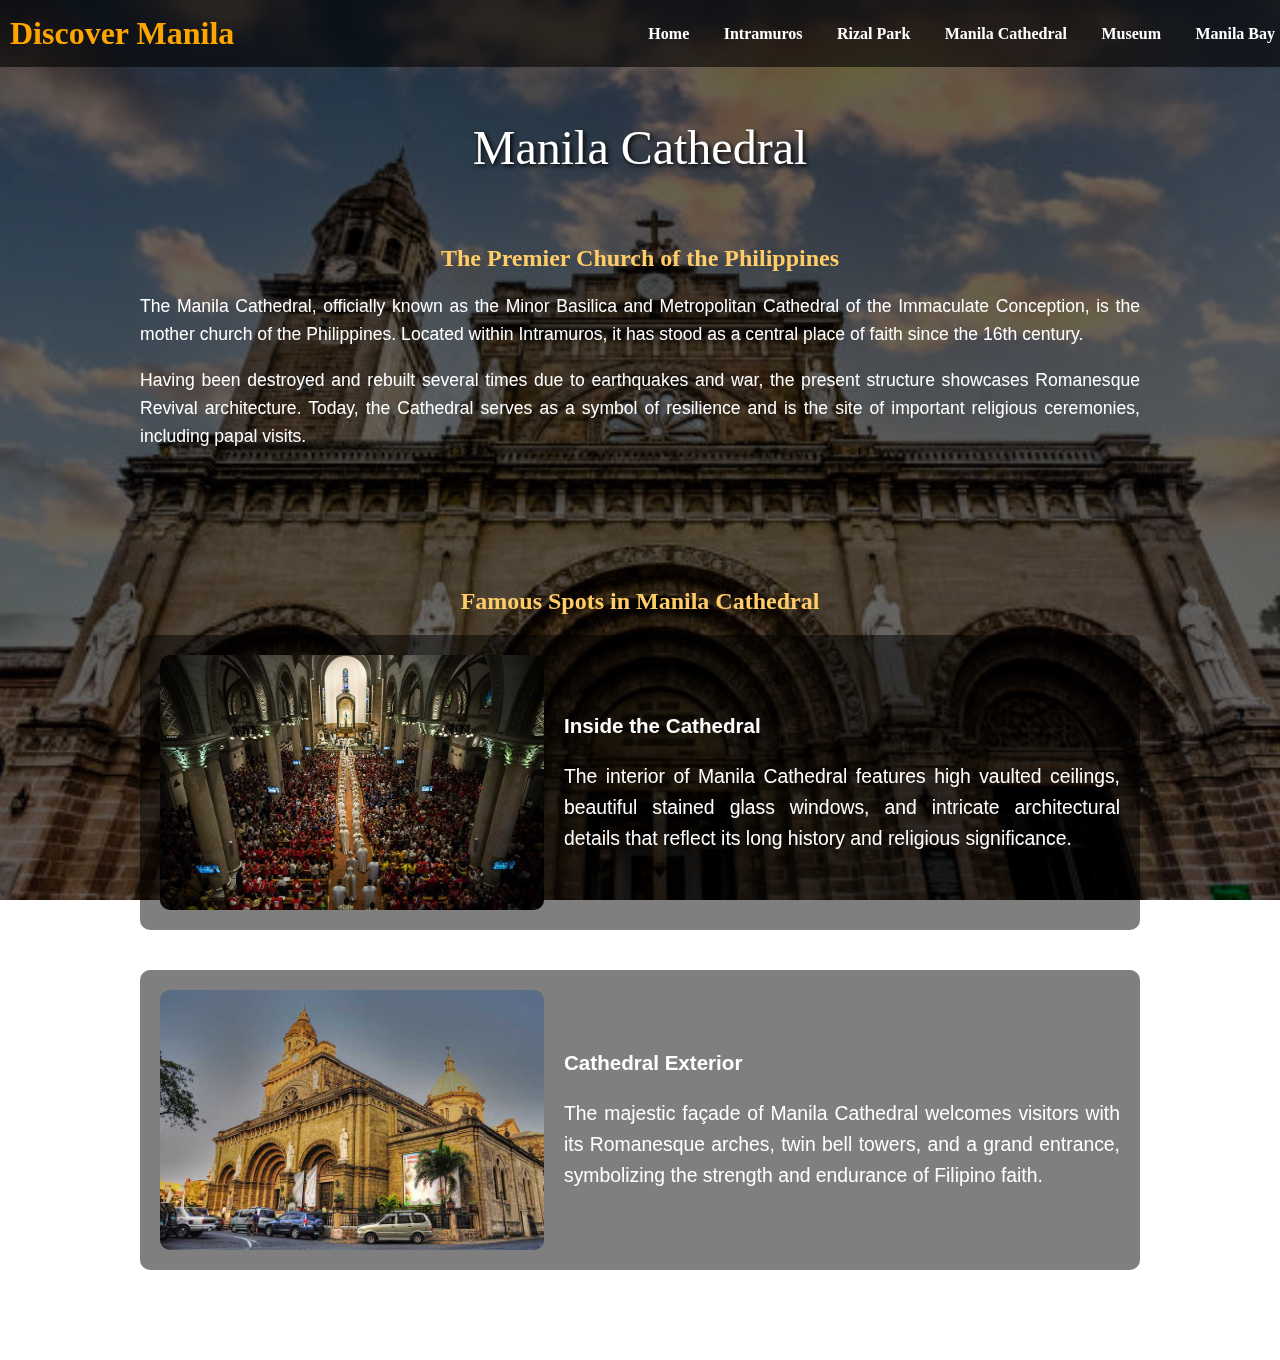
<file: manilacathedral.html>
<!DOCTYPE html>
<html lang="en">
<head>
  <meta charset="UTF-8">
  <meta name="viewport" content="width=device-width, initial-scale=1.0">
  <title>Manila Cathedral - Discover Manila</title>

  <style>
    body {
      margin: 0;
      font-family: 'Roboto', sans-serif;
      background: url('manilacathedralbackground.jpg') no-repeat center center fixed;
      background-size: cover;
      color: white;
      position: relative;
      z-index: 0;
    }

    body::before {
      content: "";
      position: fixed;
      top: 0;
      left: 0;
      width: 100%;
      height: 100%;
      background: rgba(0,0,0,0.6);
      z-index: -1;
    }

    header {
      position: fixed;
      top: 0;
      width: 100%;
      background: rgba(0, 0, 0, 0.6);
      color: orange;
      padding: 15px 10px;
      display: flex;
      justify-content: space-between;
      align-items: center;
      z-index: 1000;
      backdrop-filter: blur(4px);
    }

    header h1 {
      margin: 0;
      color: orange;
      font-family: 'Times New Roman', serif;
      cursor: pointer;
    }

    nav a {
      color: white;
      text-decoration: none;
      margin: 0 15px;
      font-weight: bold;
      transition: color 0.3s;
      font-family: 'Times New Roman', serif;
    }

    nav a:hover {
      color: orange;
    }

    .page-title {
      margin-top: 120px;
      text-align: center;
      font-size: 3em;
      font-family: 'Times New Roman', serif;
      text-shadow: 2px 2px 5px black;
      color: #fff;
    }

    section {
      padding: 50px 20px;
      max-width: 1000px;
      margin: auto;
    }

    section h2 {
      text-align: center;
      color: #ffcc66;
      font-family: 'Merriweather', serif;
      margin-bottom: 20px;
    }

    section p {
      font-family: 'Roboto', sans-serif;
      font-size: 1.1em;
      line-height: 1.6em;
      text-align: justify;
    }

    .spot-box {
      display: flex;
      gap: 20px;
      background: rgba(0,0,0,0.5);
      padding: 20px;
      border-radius: 10px;
      margin-bottom: 40px;
      align-items: center;
    }

    .spot-box img {
      width: 40%;
      border-radius: 10px;
    }

    .spot-desc {
      width: 60%;
      font-size: 1.1em;
      line-height: 1.6em;
    }

    footer {
      background: #222;
      color: white;
      text-align: center;
      padding: 20px;
      margin-top: 50px;
    }
  </style>
</head>
<body>

  <header>
    <h1 onclick="window.location.href='index.html'">Discover Manila</h1>
    <nav>
      <a href="index.html">Home</a>
      <a href="intramuros.html">Intramuros</a>
      <a href="rizalpark.html">Rizal Park</a>
      <a href="manilacathedral.html">Manila Cathedral</a>
      <a href="museum.html">Museum</a>
      <a href="manilabay.html">Manila Bay</a>
    </nav>
  </header>

  <div class="page-title">Manila Cathedral</div>

  <section>
    <h2>The Premier Church of the Philippines</h2>
    <p>
      The Manila Cathedral, officially known as the Minor Basilica and Metropolitan Cathedral of the 
      Immaculate Conception, is the mother church of the Philippines. Located within Intramuros, it has 
      stood as a central place of faith since the 16th century.
    </p>
    <p>
      Having been destroyed and rebuilt several times due to earthquakes and war, the present structure 
      showcases Romanesque Revival architecture. Today, the Cathedral serves as a symbol of resilience 
      and is the site of important religious ceremonies, including papal visits.
    </p>
  </section>

  <section>
    <h2>Famous Spots in Manila Cathedral</h2>

    <div class="spot-box">
      <img src="insidecathedral.jpg" alt="Inside Cathedral">
      <div class="spot-desc">
        <h3>Inside the Cathedral</h3>
        <p>
          The interior of Manila Cathedral features high vaulted ceilings, beautiful stained glass windows, 
          and intricate architectural details that reflect its long history and religious significance.
        </p>
      </div>
    </div>

    <div class="spot-box">
      <img src="cathedral.jpg" alt="Manila Cathedral Exterior">
      <div class="spot-desc">
        <h3>Cathedral Exterior</h3>
        <p>
          The majestic façade of Manila Cathedral welcomes visitors with its Romanesque arches, twin 
          bell towers, and a grand entrance, symbolizing the strength and endurance of Filipino faith.
        </p>
      </div>
    </div>

  </section>

</body>
</html>
</file>
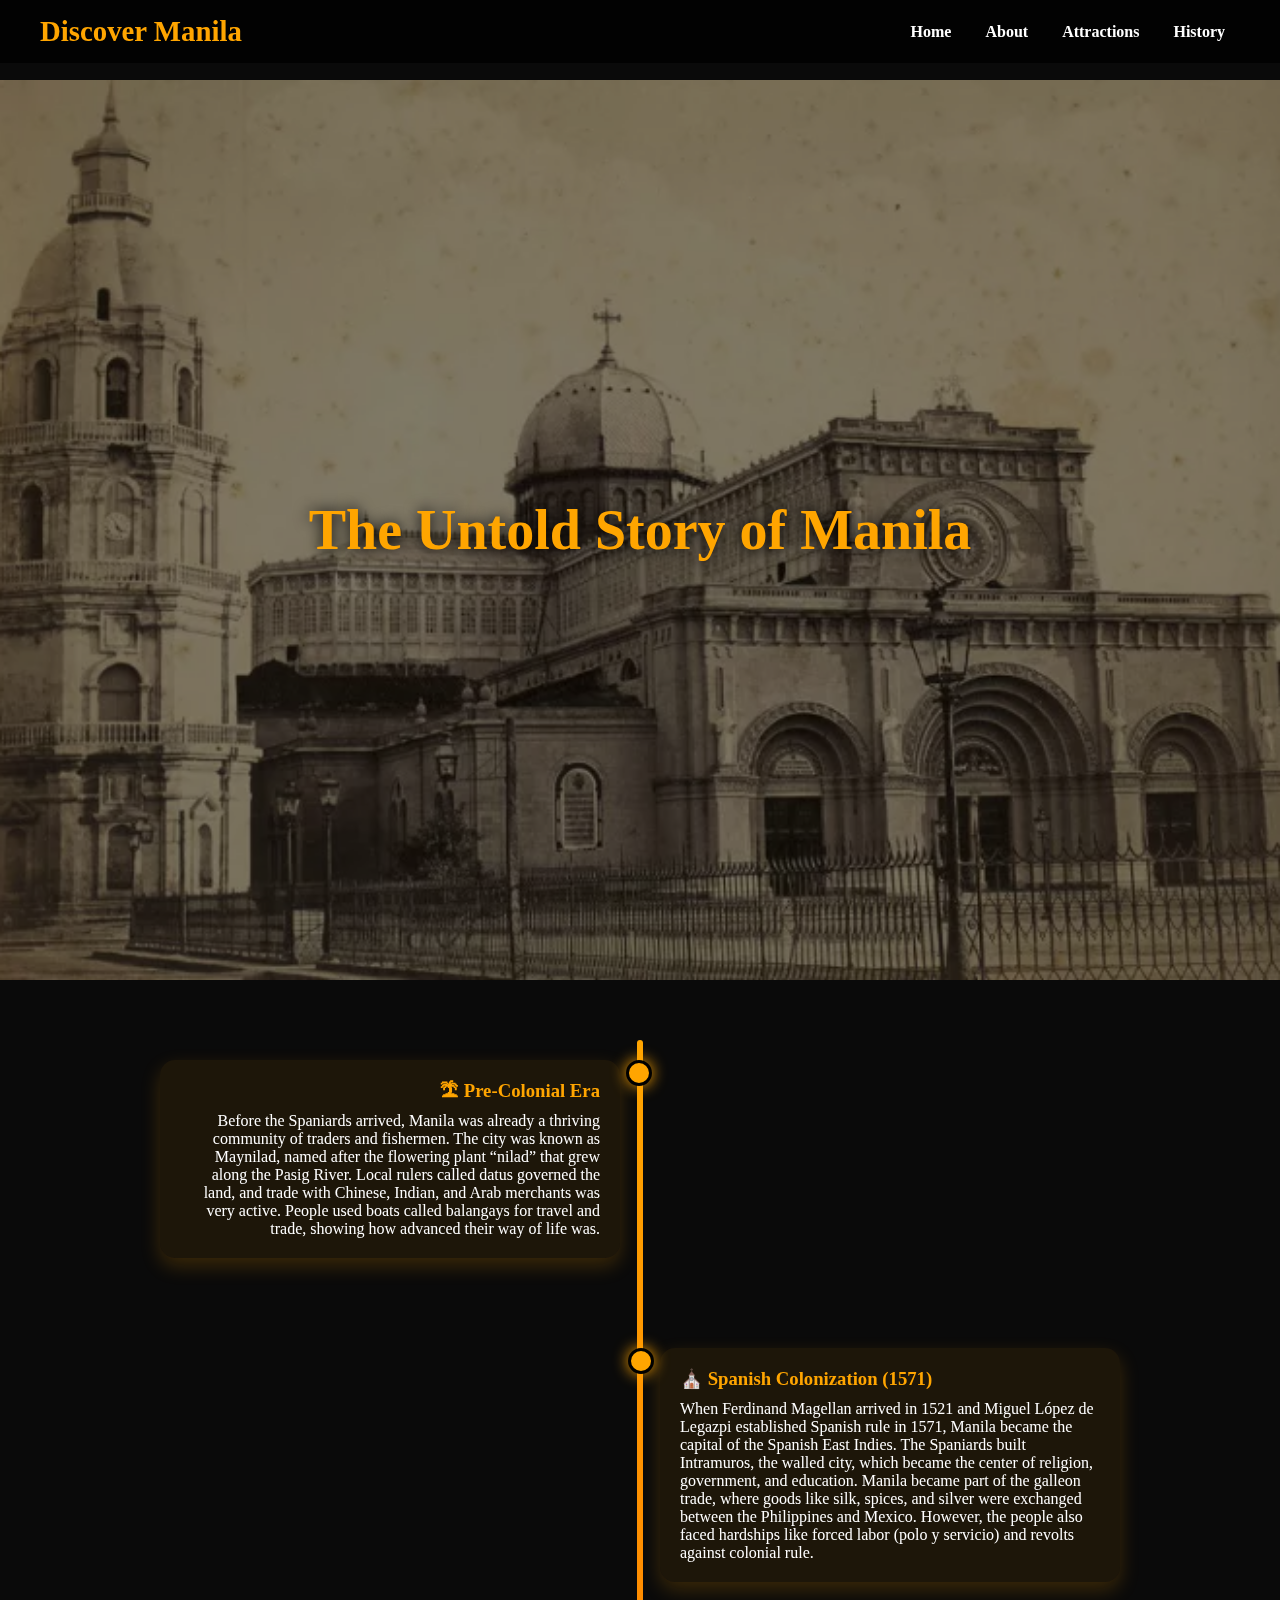
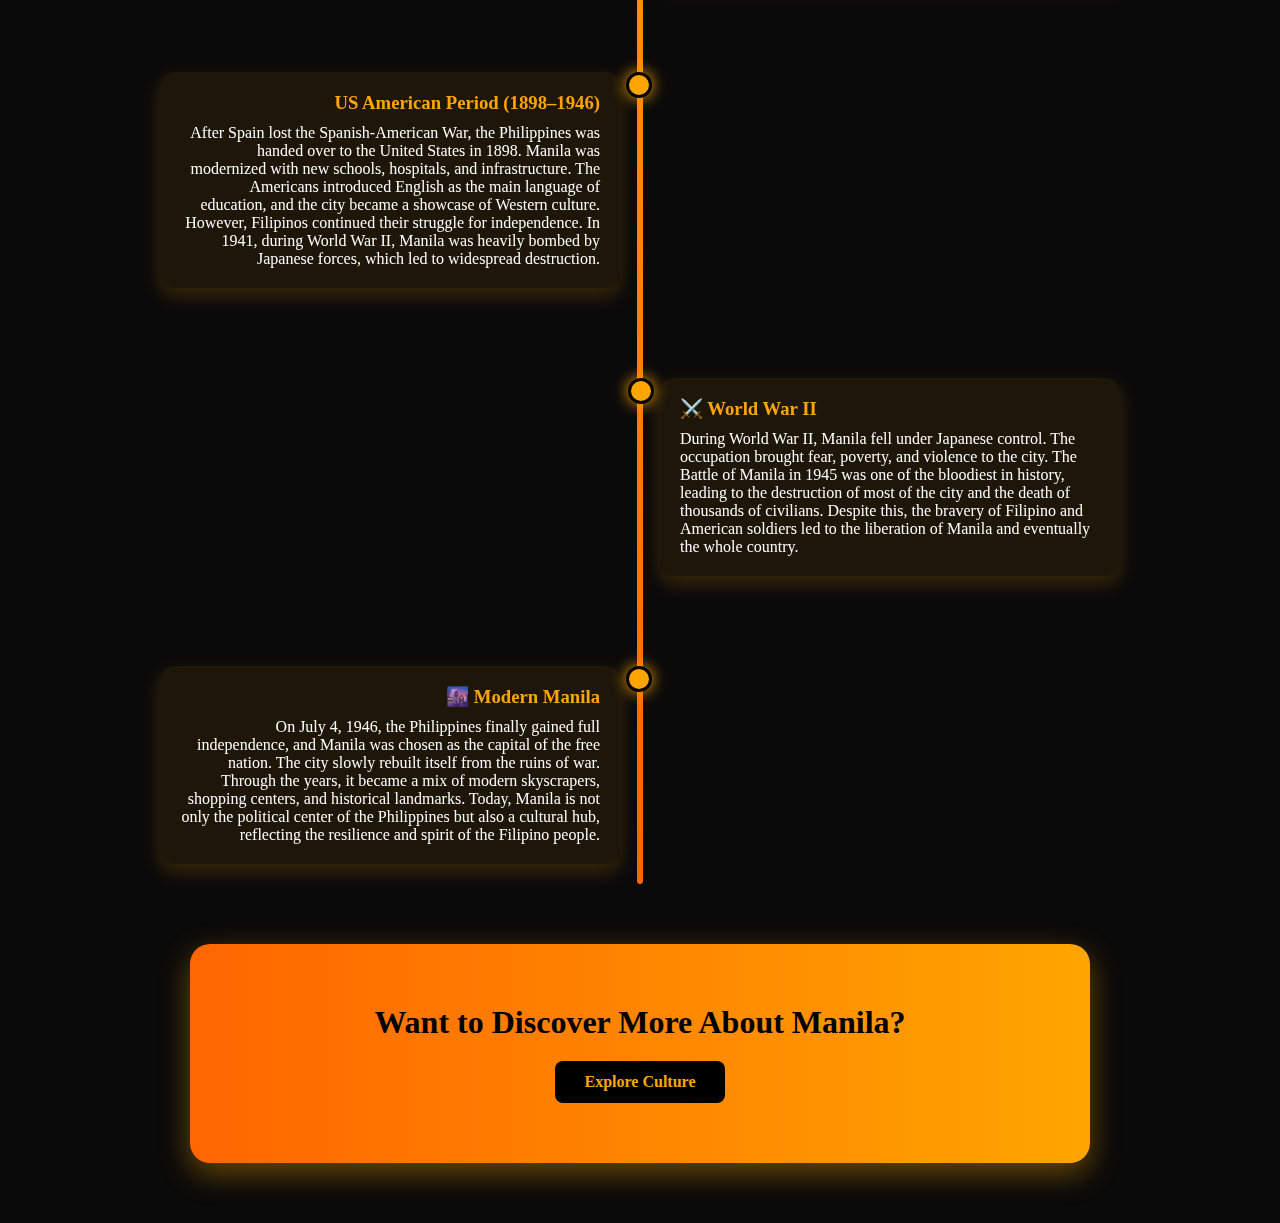
<file: manilahistory.html>
<!DOCTYPE html>
<html lang="en">
<head>
  <meta charset="UTF-8">
  <meta name="viewport" content="width=device-width, initial-scale=1.0">
  <title>Manila History</title>

  <style>
    /* Reset */
    * { margin: 0; padding: 0; box-sizing: border-box; }

    body {
      font-family: 'Merriweather', serif;
      color: #fff;
      background: #0a0a0a;
      overflow-x: hidden;
    }

    /* Header */
    header {
      position: fixed;
      top: 0; left: 0;
      width: 100%;
      background: rgba(0,0,0,0.8);
      backdrop-filter: blur(6px);
      padding: 15px 40px;
      display: flex;
      justify-content: space-between;
      align-items: center;
      z-index: 1000;
    }

    header h1 {
      font-family: "Times New Roman", serif;
      font-size: 1.8rem;
    }

    header h1 a {
      text-decoration: none;
      color: orange;
    }

    nav a {
      color: white;
      text-decoration: none;
      margin: 0 15px;
      font-weight: bold;
      transition: 0.3s;
    }

    nav a:hover { color: orange; }

    .spacer { height: 80px; }

    /* Hero */
    .hero {
      height: 100vh;
      display: flex;
      justify-content: center;
      align-items: center;
      background: url('History.jpg') no-repeat center center/cover;
      position: relative;
      text-align: center;
    }

    .hero::after {
      content: "";
      position: absolute;
      top: 0; left: 0; width: 100%; height: 100%;
      background: rgba(0,0,0,0.5);
    }

    .hero h2 {
      position: relative;
      font-size: 3.5rem;
      text-shadow: 0 0 15px black;
      color: orange;
      animation: fadeIn 2s ease-in-out;
      z-index: 1;
    }

    @keyframes fadeIn {
      from { opacity: 0; transform: translateY(20px); }
      to { opacity: 1; transform: translateY(0); }
    }

    /* Timeline */
    .timeline {
      position: relative;
      margin: 60px auto;
      width: 90%;
      max-width: 1000px;
    }

    .timeline::before {
      content: "";
      position: absolute;
      top: 0; bottom: 0;
      left: 50%;
      width: 6px;
      background: linear-gradient(to bottom, orange, #ff6600);
      border-radius: 3px;
      transform: translateX(-50%);
    }

    .timeline-item {
      width: 50%;
      padding: 20px;
      position: relative;
      margin-bottom: 50px;
      animation: slideUp 1s ease both;
    }

    @keyframes slideUp {
      from { opacity: 0; transform: translateY(40px); }
      to { opacity: 1; transform: translateY(0); }
    }

    .timeline-item:nth-child(odd) {
      left: 0;
      text-align: right;
    }

    .timeline-item:nth-child(even) {
      left: 50%;
    }

    .content {
      background: rgba(255, 165, 0, 0.08);
      padding: 20px;
      border-radius: 15px;
      backdrop-filter: blur(10px);
      box-shadow: 0 8px 20px rgba(255,165,0,0.2);
      transition: transform 0.3s, box-shadow 0.3s;
    }

    .content:hover { 
      transform: scale(1.05); 
      box-shadow: 0 0 25px orange;
    }

    .content h3 {
      color: orange;
      margin-bottom: 10px;
    }

    .timeline-item::after {
      content: "";
      position: absolute;
      top: 20px;
      width: 20px; height: 20px;
      background: orange;
      border: 3px solid black;
      border-radius: 50%;
      z-index: 1;
      box-shadow: 0 0 15px orange;
    }

    .timeline-item:nth-child(odd)::after {
      right: -12px;
    }

    .timeline-item:nth-child(even)::after {
      left: -12px;
    }

    /* Call to Action */
    .cta {
      text-align: center;
      padding: 60px 20px;
      background: linear-gradient(90deg, #ff6600, orange);
      color: black;
      border-radius: 20px;
      margin: 60px auto;
      width: 90%;
      max-width: 900px;
      box-shadow: 0 10px 30px rgba(255,165,0,0.4);
    }

    .cta h2 { font-size: 2rem; margin-bottom: 20px; font-family: "Times New Roman", serif; }
    .cta a {
      display: inline-block;
      padding: 12px 30px;
      background: black;
      color: orange;
      border-radius: 8px;
      font-weight: bold;
      text-decoration: none;
      transition: 0.3s;
    }
    .cta a:hover { background: #222; color: #ff6600; }

    footer {
      text-align: center;
      padding: 20px;
      background: black;
      font-size: 0.9rem;
      color: #999;
      margin-top: 40px;
    }
  </style>
</head>
<body>

  <header>
    <h1><a href="index.html" style="color:orange; text-decoration:none;">Discover Manila</a></h1>
    <nav>
      <a href="index.html">Home</a>
      <a href="index.html#about">About</a>
      <a href="index.html#attractions">Attractions</a>
      <a href="ManilaHistory.html">History</a>
    </nav>
  </header>

  <div class="spacer"></div>

  <!-- HERO with History.jpg -->
  <section class="hero">
    <h2>The Untold Story of Manila</h2>
  </section>

  <!-- TIMELINE -->
  <section class="timeline">
    <div class="timeline-item">
      <div class="content">
        <h3>🏝 Pre-Colonial Era</h3>
        <p>Before the Spaniards arrived, Manila was already a thriving community of traders and fishermen. The city was known as Maynilad, named after the flowering plant “nilad” that grew along the Pasig River. Local rulers called datus governed the land, and trade with Chinese, Indian, and Arab merchants was very active. People used boats called balangays for travel and trade, showing how advanced their way of life was.</p>
      </div>
    </div>

    <div class="timeline-item">
      <div class="content">
        <h3>⛪ Spanish Colonization (1571)</h3>
        <p>When Ferdinand Magellan arrived in 1521 and Miguel López de Legazpi established Spanish rule in 1571, Manila became the capital of the Spanish East Indies. The Spaniards built Intramuros, the walled city, which became the center of religion, government, and education. Manila became part of the galleon trade, where goods like silk, spices, and silver were exchanged between the Philippines and Mexico. However, the people also faced hardships like forced labor (polo y servicio) and revolts against colonial rule.</p>
      </div>
    </div>

    <div class="timeline-item">
      <div class="content">
        <h3>US American Period (1898–1946)</h3>
        <p>After Spain lost the Spanish-American War, the Philippines was handed over to the United States in 1898. Manila was modernized with new schools, hospitals, and infrastructure. The Americans introduced English as the main language of education, and the city became a showcase of Western culture. However, Filipinos continued their struggle for independence. In 1941, during World War II, Manila was heavily bombed by Japanese forces, which led to widespread destruction.</p>
      </div>
    </div>

    <div class="timeline-item">
      <div class="content">
        <h3>⚔️ World War II</h3>
        <p>During World War II, Manila fell under Japanese control. The occupation brought fear, poverty, and violence to the city. The Battle of Manila in 1945 was one of the bloodiest in history, leading to the destruction of most of the city and the death of thousands of civilians. Despite this, the bravery of Filipino and American soldiers led to the liberation of Manila and eventually the whole country.</p>
      </div>
    </div>

    <div class="timeline-item">
      <div class="content">
        <h3>🌆 Modern Manila</h3>
        <p>On July 4, 1946, the Philippines finally gained full independence, and Manila was chosen as the capital of the free nation. The city slowly rebuilt itself from the ruins of war. Through the years, it became a mix of modern skyscrapers, shopping centers, and historical landmarks. Today, Manila is not only the political center of the Philippines but also a cultural hub, reflecting the resilience and spirit of the Filipino people.</p>
      </div>
    </div>

  </section>

  <!-- CALL TO ACTION -->
  <section class="cta">
    <h2>Want to Discover More About Manila?</h2>
    <a href="index.html#culture">Explore Culture</a>
  </section>

</body>
</html>
</file>
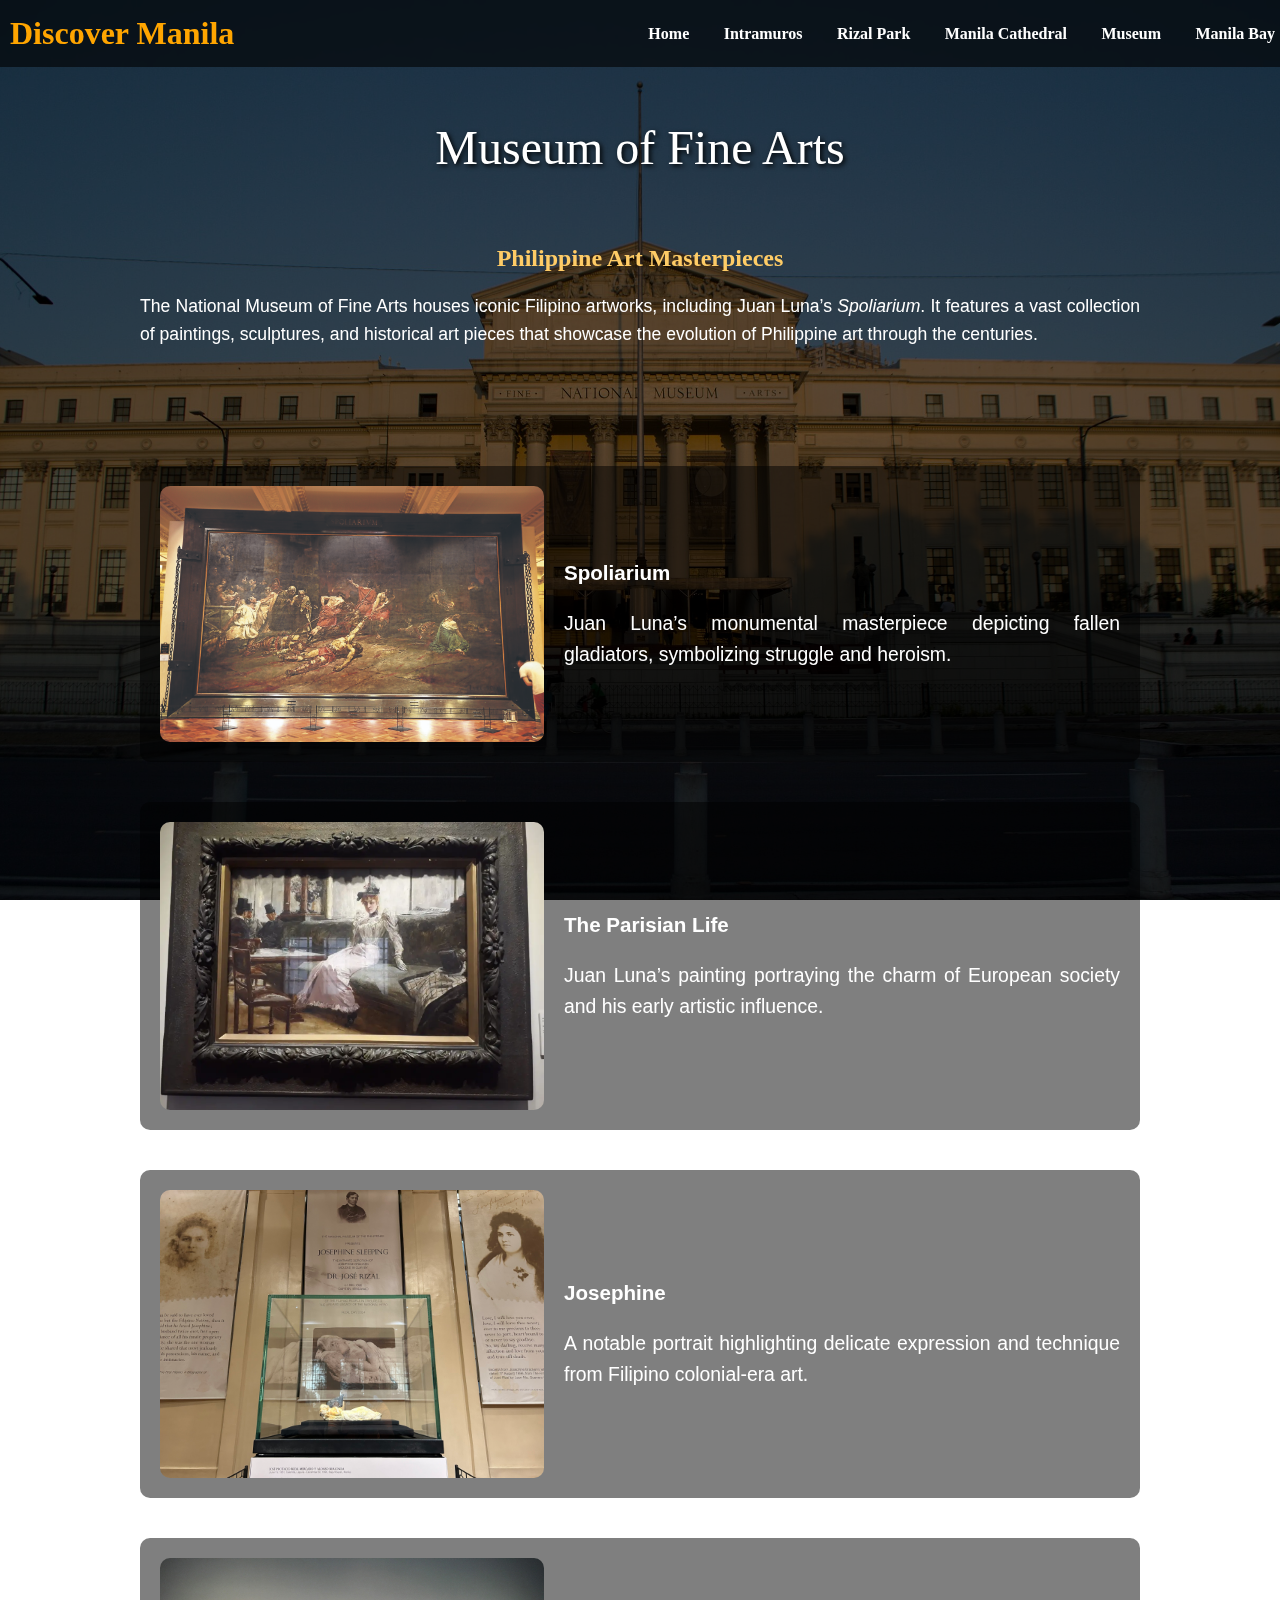
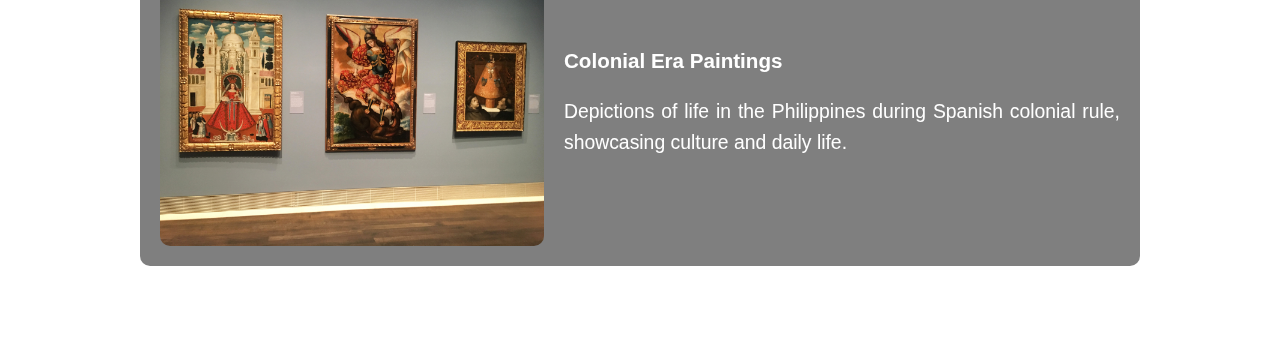
<file: museum.html>
<!DOCTYPE html>
<html lang="en">
<head>
  <meta charset="UTF-8">
  <meta name="viewport" content="width=device-width, initial-scale=1.0">
  <title>Museum of Fine Arts - Discover Manila</title>

  <style>
    body {
      margin: 0;
      font-family: 'Roboto', sans-serif;
      background: url('museumbackground.jpg') no-repeat center center fixed;
      background-size: cover;
      color: white;
      position: relative;
      z-index: 0;
    }

    body::before {
      content: "";
      position: fixed;
      top: 0;
      left: 0;
      width: 100%;
      height: 100%;
      background: rgba(0,0,0,0.6);
      z-index: -1;
    }

    header {
      position: fixed;
      top: 0;
      width: 100%;
      background: rgba(0, 0, 0, 0.6);
      color: orange;
      padding: 15px 10px;
      display: flex;
      justify-content: space-between;
      align-items: center;
      z-index: 1000;
      backdrop-filter: blur(4px);
    }

    header h1 {
      margin: 0;
      color: orange;
      font-family: 'Times New Roman', serif;
    }

    nav a {
      color: white;
      text-decoration: none;
      margin: 0 15px;
      font-weight: bold;
      transition: color 0.3s;
      font-family: 'Times New Roman', serif;
    }

    nav a:hover {
      color: orange;
    }

    .page-title {
      margin-top: 120px;
      text-align: center;
      font-size: 3em;
      font-family: 'Times New Roman', serif;
      text-shadow: 2px 2px 5px black;
      color: #fff;
    }

    section {
      padding: 50px 20px;
      max-width: 1000px;
      margin: auto;
    }

    section h2 {
      text-align: center;
      color: #ffcc66;
      font-family: 'Merriweather', serif;
      margin-bottom: 20px;
    }

    section p {
      font-family: 'Roboto', sans-serif;
      font-size: 1.1em;
      line-height: 1.6em;
      text-align: justify;
    }

    .art-box {
      display: flex;
      gap: 20px;
      background: rgba(0,0,0,0.5);
      padding: 20px;
      border-radius: 10px;
      margin-bottom: 40px;
      align-items: center;
    }

    .art-box img {
      width: 40%;
      border-radius: 10px;
    }

    .art-desc {
      width: 60%;
      font-size: 1.1em;
      line-height: 1.6em;
    }

    footer {
      background: #222;
      color: white;
      text-align: center;
      padding: 20px;
      margin-top: 50px;
    }
  </style>
</head>
<body>

  <header>
    <h1><a href="index.html" style="text-decoration:none; color:inherit;">Discover Manila</a></h1>
    <nav>
      <a href="index.html">Home</a>
      <a href="intramuros.html">Intramuros</a>
      <a href="rizalpark.html">Rizal Park</a>
      <a href="manilacathedral.html">Manila Cathedral</a>
      <a href="museum.html">Museum</a>
      <a href="manilabay.html">Manila Bay</a>
    </nav>
  </header>

  <div class="page-title">Museum of Fine Arts</div>

  <section>
    <h2>Philippine Art Masterpieces</h2>
    <p>
      The National Museum of Fine Arts houses iconic Filipino artworks, including Juan Luna’s 
      <em>Spoliarium</em>. It features a vast collection of paintings, sculptures, and historical art 
      pieces that showcase the evolution of Philippine art through the centuries.
    </p>
  </section>

  <section>
    <div class="art-box">
      <img src="spoliarium.jpg" alt="Spoliarium">
      <div class="art-desc">
        <h3>Spoliarium</h3>
        <p>Juan Luna’s monumental masterpiece depicting fallen gladiators, symbolizing struggle and heroism.</p>
      </div>
    </div>

    <div class="art-box">
      <img src="parisian.jpg" alt="The Parisian Life">
      <div class="art-desc">
        <h3>The Parisian Life</h3>
        <p>Juan Luna’s painting portraying the charm of European society and his early artistic influence.</p>
      </div>
    </div>

    <div class="art-box">
      <img src="josephine.jpg" alt="Josephine">
      <div class="art-desc">
        <h3>Josephine</h3>
        <p>A notable portrait highlighting delicate expression and technique from Filipino colonial-era art.</p>
      </div>
    </div>

    <div class="art-box">
      <img src="colonial.jpg" alt="Colonial Era Painting">
      <div class="art-desc">
        <h3>Colonial Era Paintings</h3>
        <p>Depictions of life in the Philippines during Spanish colonial rule, showcasing culture and daily life.</p>
      </div>
    </div>
  </section>

</body>
</html>
</file>
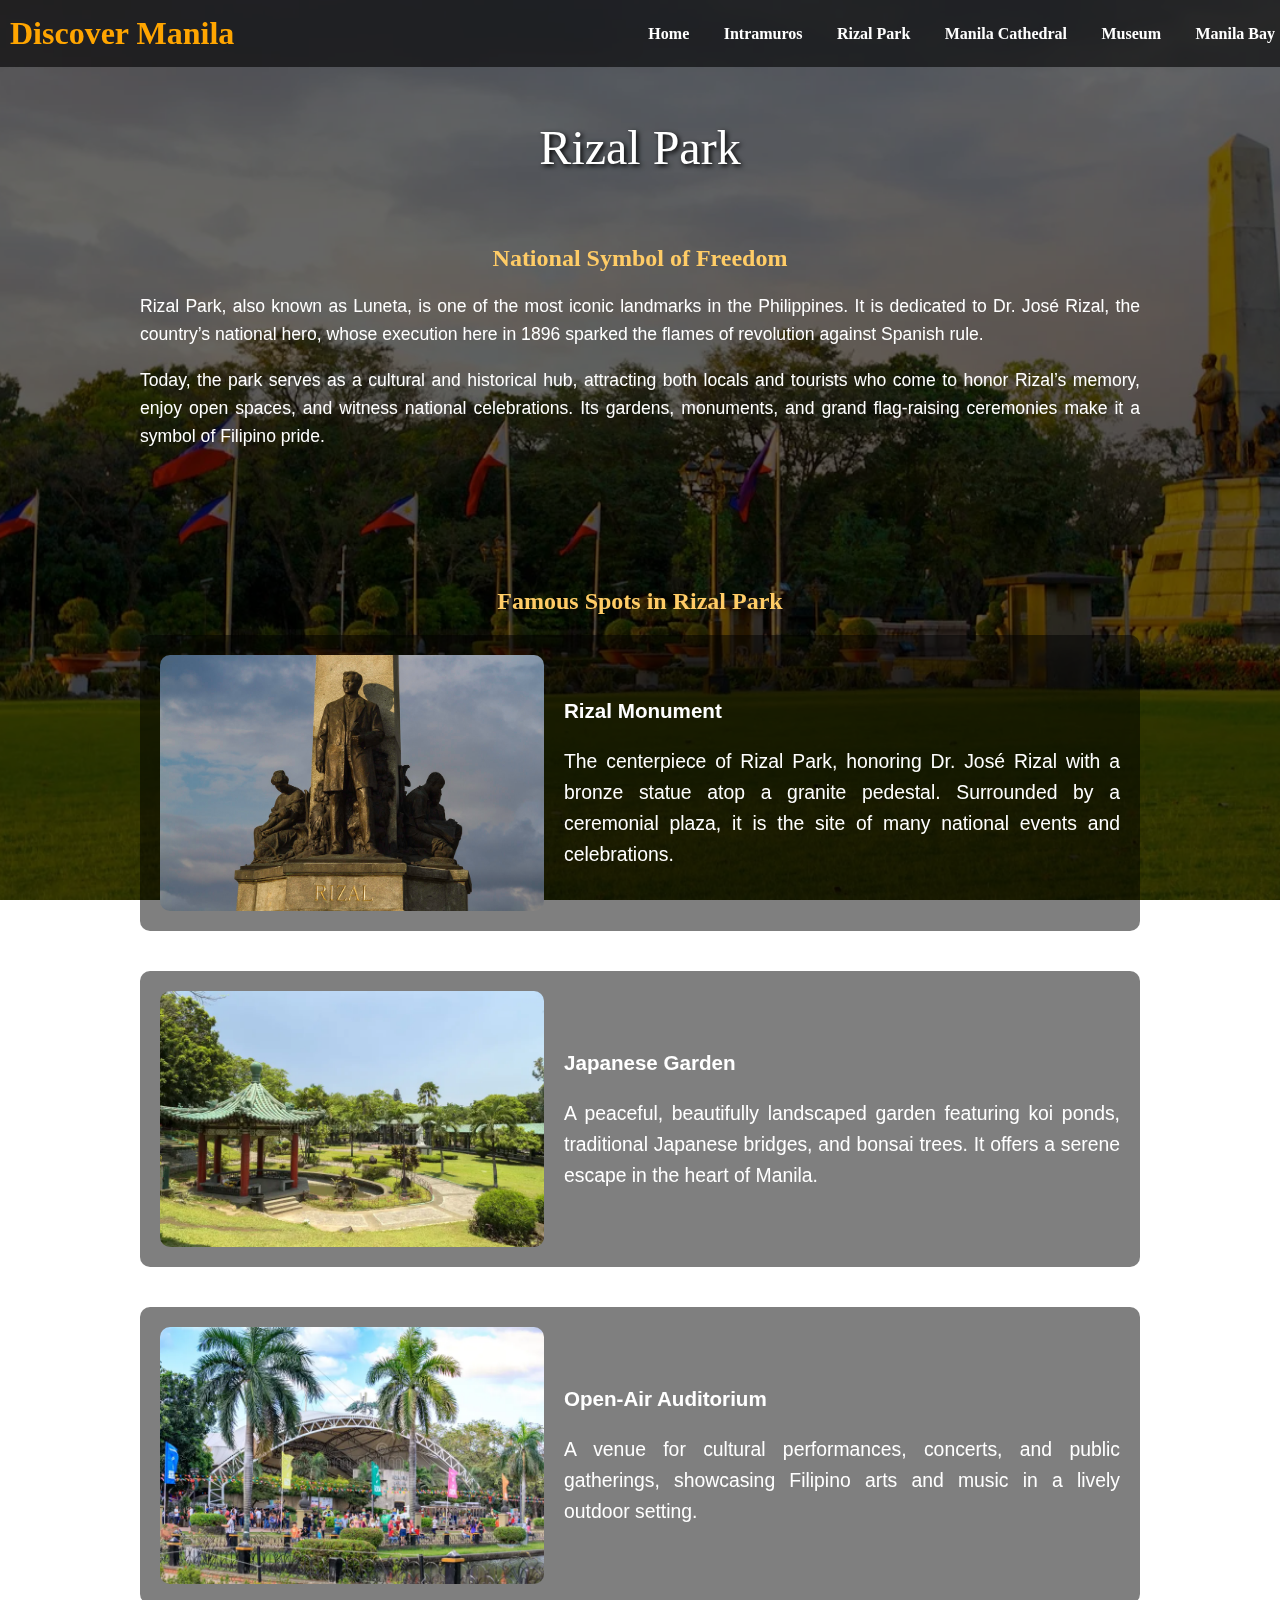
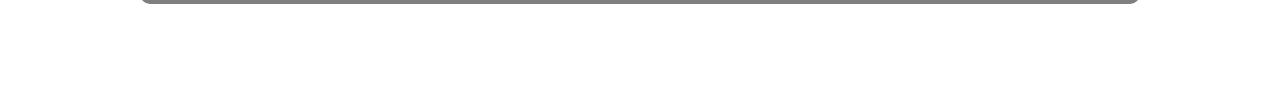
<file: rizalpark.html>
<!DOCTYPE html>
<html lang="en">
<head>
  <meta charset="UTF-8">
  <meta name="viewport" content="width=device-width, initial-scale=1.0">
  <title>Rizal Park - Discover Manila</title>

  <style>
    body {
      margin: 0;
      font-family: 'Roboto', sans-serif;
      background: url('rizalparkbackground.jpg') no-repeat center center fixed;
      background-size: cover;
      color: white;
      position: relative;
      z-index: 0;
    }

    body::before {
      content: "";
      position: fixed;
      top: 0;
      left: 0;
      width: 100%;
      height: 100%;
      background: rgba(0,0,0,0.6);
      z-index: -1;
    }

    header {
      position: fixed;
      top: 0;
      width: 100%;
      background: rgba(0, 0, 0, 0.6);
      color: orange;
      padding: 15px 10px;
      display: flex;
      justify-content: space-between;
      align-items: center;
      z-index: 1000;
      backdrop-filter: blur(4px);
    }

    header h1 {
      margin: 0;
      color:orange;
      font-family: 'Times New Roman', serif;
      cursor: pointer;
    }

    nav a {
      color: white;
      text-decoration: none;
      margin: 0 15px;
      font-weight: bold;
      transition: color 0.3s;
      font-family: 'Times New Roman', serif;
    }

    nav a:hover {
      color: orange;
    }

    .page-title {
      margin-top: 120px;
      text-align: center;
      font-size: 3em;
      font-family: 'Times New Roman', serif;
      text-shadow: 2px 2px 5px black;
      color: #fff;
    }

    section {
      padding: 50px 20px;
      max-width: 1000px;
      margin: auto;
    }

    section h2 {
      text-align: center;
      color: #ffcc66;
      font-family: 'Merriweather', serif;
      margin-bottom: 20px;
    }

    section p {
      font-family: 'Roboto', sans-serif;
      font-size: 1.1em;
      line-height: 1.6em;
      text-align: justify;
    }

    .spot-box {
      display: flex;
      gap: 20px;
      background: rgba(0,0,0,0.5);
      padding: 20px;
      border-radius: 10px;
      margin-bottom: 40px;
      align-items: center;
    }

    .spot-box img {
      width: 40%;
      border-radius: 10px;
    }

    .spot-desc {
      width: 60%;
      font-size: 1.1em;
      line-height: 1.6em;
    }

    footer {
      background: #222;
      color: white;
      text-align: center;
      padding: 20px;
      margin-top: 50px;
    }
  </style>
</head>
<body>

  <header>
    <h1 onclick="window.location.href='index.html'">Discover Manila</h1>
    <nav>
      <a href="index.html">Home</a>
      <a href="intramuros.html">Intramuros</a>
      <a href="rizalpark.html">Rizal Park</a>
      <a href="manilacathedral.html">Manila Cathedral</a>
      <a href="museum.html">Museum</a>
      <a href="manilabay.html">Manila Bay</a>
    </nav>
  </header>

  <div class="page-title">Rizal Park</div>

  <section>
    <h2>National Symbol of Freedom</h2>
    <p>
      Rizal Park, also known as Luneta, is one of the most iconic landmarks in the Philippines. 
      It is dedicated to Dr. José Rizal, the country’s national hero, whose execution here in 1896 
      sparked the flames of revolution against Spanish rule.
    </p>
    <p>
      Today, the park serves as a cultural and historical hub, attracting both locals and tourists 
      who come to honor Rizal’s memory, enjoy open spaces, and witness national celebrations. 
      Its gardens, monuments, and grand flag-raising ceremonies make it a symbol of Filipino pride.
    </p>
  </section>

  <section>
    <h2>Famous Spots in Rizal Park</h2>

    <div class="spot-box">
      <img src="rizalmonument.jpg" alt="Rizal Monument">
      <div class="spot-desc">
        <h3>Rizal Monument</h3>
        <p>
          The centerpiece of Rizal Park, honoring Dr. José Rizal with a bronze statue atop a granite pedestal. 
          Surrounded by a ceremonial plaza, it is the site of many national events and celebrations.
        </p>
      </div>
    </div>

    <div class="spot-box">
      <img src="japanesegarden.jpg" alt="Japanese Garden">
      <div class="spot-desc">
        <h3>Japanese Garden</h3>
        <p>
          A peaceful, beautifully landscaped garden featuring koi ponds, traditional Japanese bridges, 
          and bonsai trees. It offers a serene escape in the heart of Manila.
        </p>
      </div>
    </div>

    <div class="spot-box">
      <img src="auditorium.jpg" alt="Open-Air Auditorium">
      <div class="spot-desc">
        <h3>Open-Air Auditorium</h3>
        <p>
          A venue for cultural performances, concerts, and public gatherings, showcasing Filipino arts 
          and music in a lively outdoor setting.
        </p>
      </div>
    </div>

  </section>

</body>
</html>
</file>
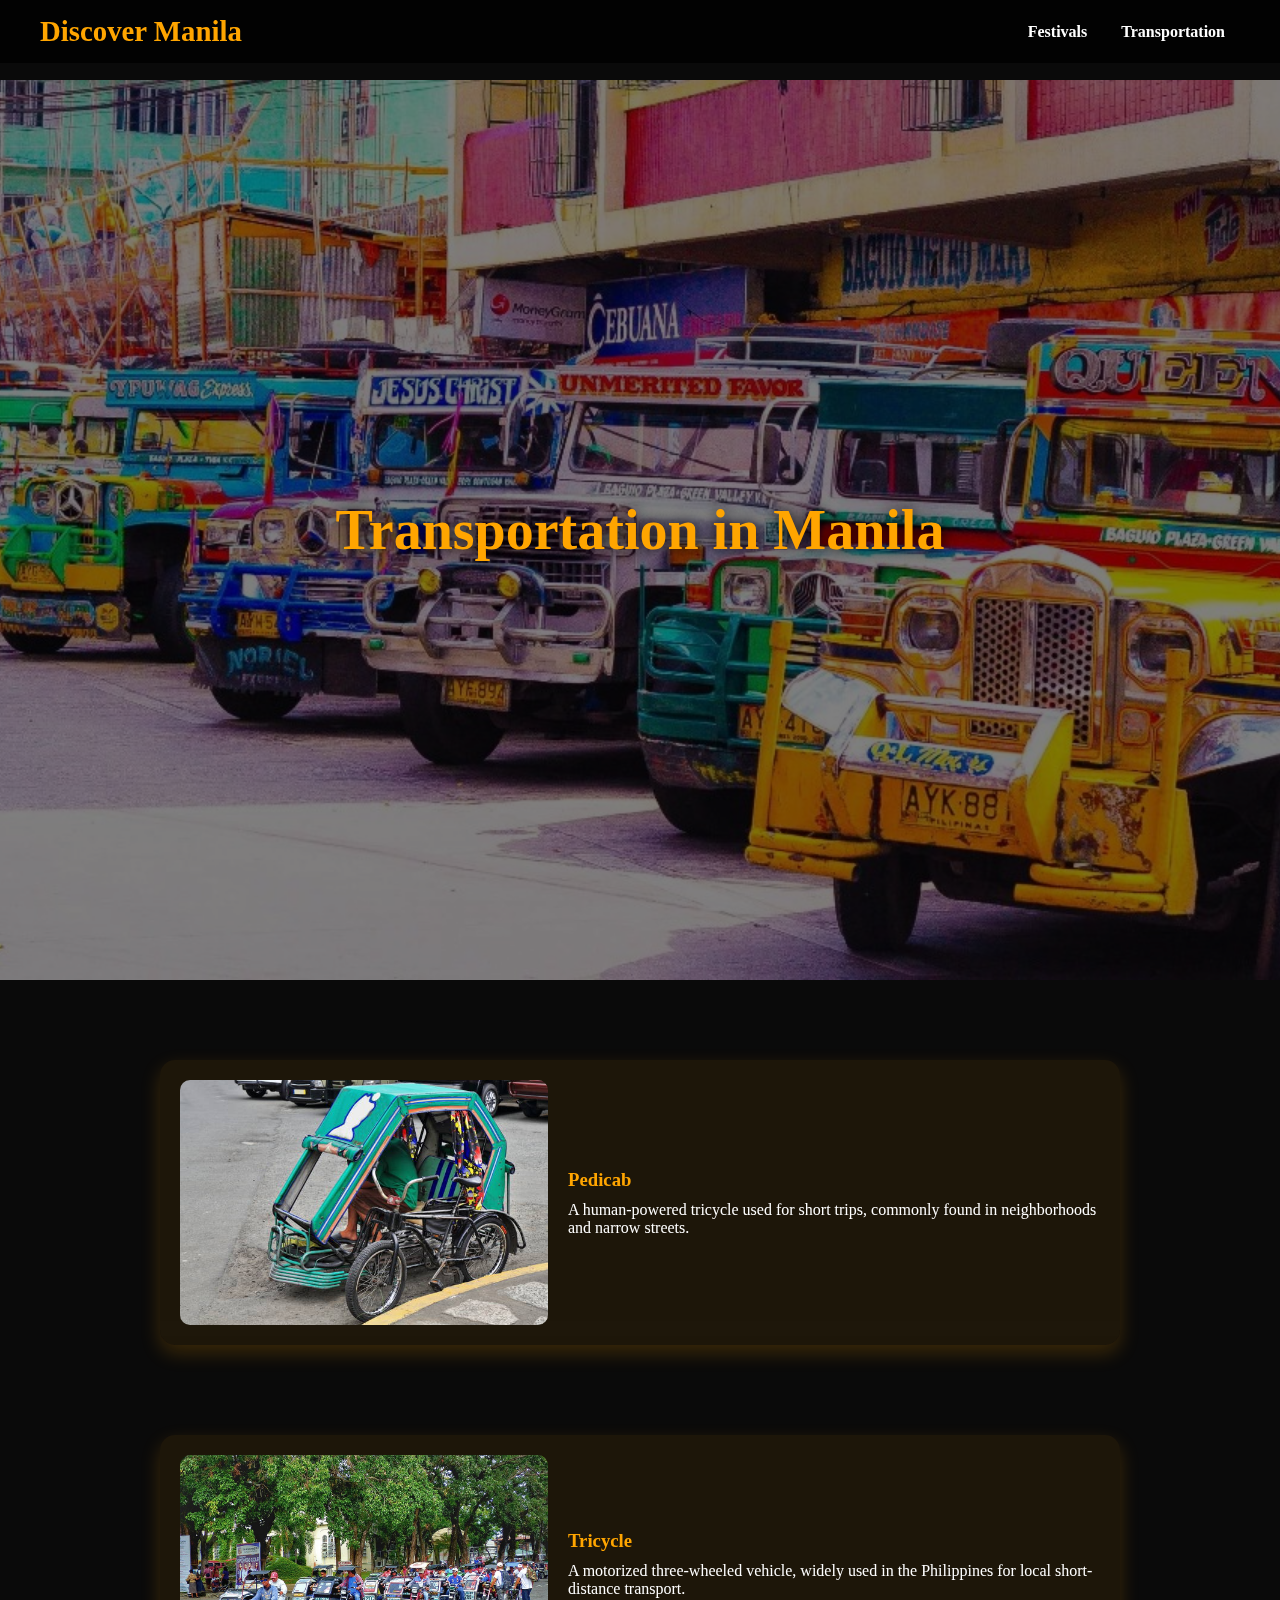
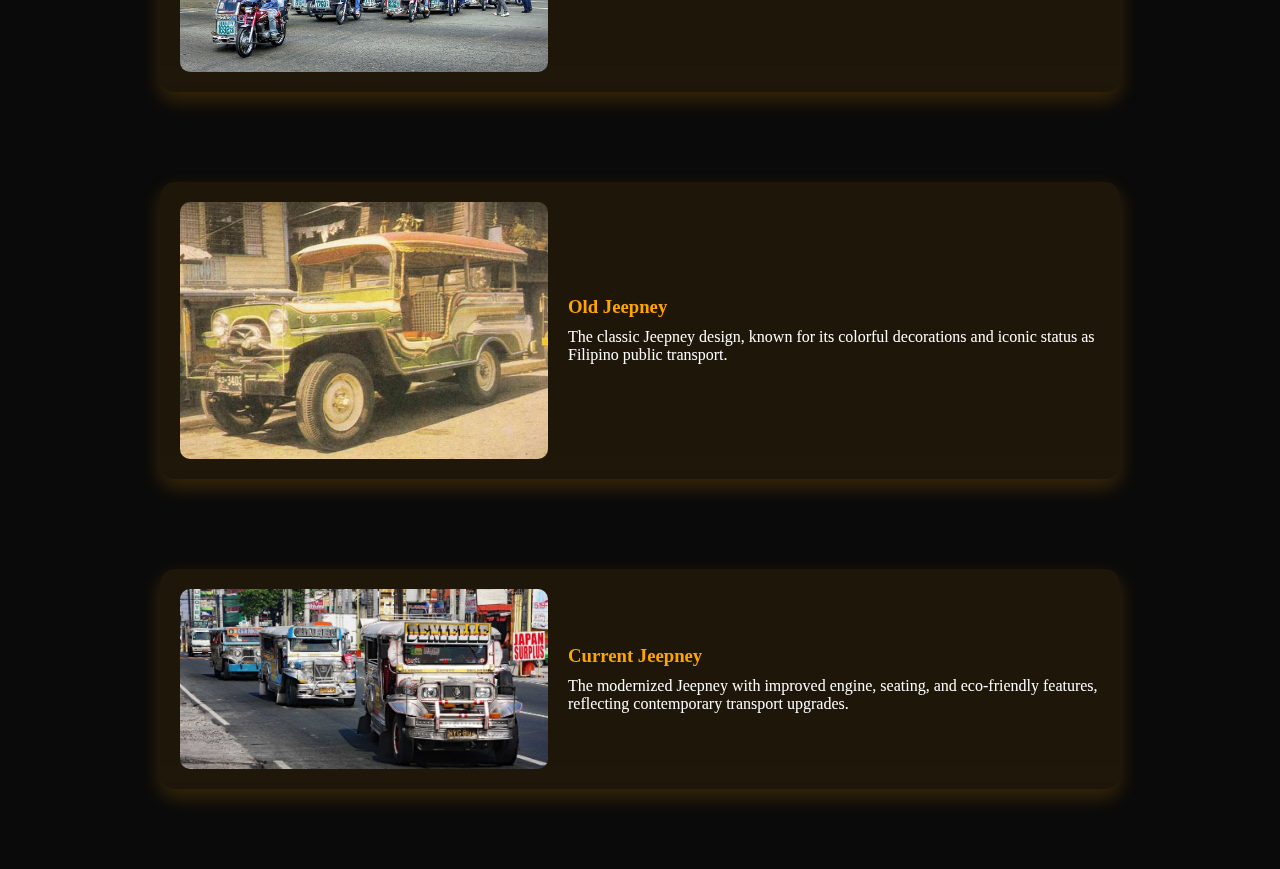
<file: transportation.html>
<!DOCTYPE html>
<html lang="en">
<head>
  <meta charset="UTF-8">
  <meta name="viewport" content="width=device-width, initial-scale=1.0">
  <title>Transportation - Discover Manila</title>

  <style>
    /* Reset */
    * { margin: 0; padding: 0; box-sizing: border-box; }

    body {
      font-family: 'Merriweather', serif;
      color: #fff;
      background: #0a0a0a;
      overflow-x: hidden;
    }

    /* Header */
    header {
      position: fixed;
      top: 0; left: 0;
      width: 100%;
      background: rgba(0,0,0,0.8);
      backdrop-filter: blur(6px);
      padding: 15px 40px;
      display: flex;
      justify-content: space-between;
      align-items: center;
      z-index: 1000;
    }

    header h1 {
      font-family: "Times New Roman", serif;
      font-size: 1.8rem;
      color: orange;
    }

    header h1 a {
      color: inherit;
      text-decoration: none;
    }

    nav a {
      color: white;
      text-decoration: none;
      margin: 0 15px;
      font-weight: bold;
      transition: 0.3s;
    }

    nav a:hover { color: orange; }

    .spacer { height: 80px; }

    /* Hero */
    .hero {
      height: 100vh;
      display: flex;
      justify-content: center;
      align-items: center;
      background: url('transpobackground.jpg') no-repeat center center/cover;
      position: relative;
      text-align: center;
    }

    .hero::after {
      content: "";
      position: absolute;
      top: 0; left: 0; width: 100%; height: 100%;
      background: rgba(0,0,0,0.5);
    }

    .hero h2 {
      position: relative;
      font-size: 3.5rem;
      text-shadow: 0 0 15px black;
      color: orange;
      animation: fadeIn 2s ease-in-out;
      z-index: 1;
    }

    @keyframes fadeIn {
      from { opacity: 0; transform: translateY(20px); }
      to { opacity: 1; transform: translateY(0); }
    }

    /* Transportation-style Cards */
    .transport-section {
      position: relative;
      margin: 60px auto;
      width: 90%;
      max-width: 1000px;
    }

    .transport-item {
      width: 100%;
      padding: 20px;
      position: relative;
      margin-bottom: 50px;
      animation: slideUp 1s ease both;
    }

    @keyframes slideUp {
      from { opacity: 0; transform: translateY(40px); }
      to { opacity: 1; transform: translateY(0); }
    }

    .transport-item .content {
      background: rgba(255, 165, 0, 0.08);
      padding: 20px;
      border-radius: 15px;
      backdrop-filter: blur(10px);
      box-shadow: 0 8px 20px rgba(255,165,0,0.2);
      transition: transform 0.3s, box-shadow 0.3s;
      display: flex;
      gap: 20px;
      align-items: center;
    }

    .transport-item .content:hover { 
      transform: scale(1.05); 
      box-shadow: 0 0 25px orange;
    }

    .transport-item .content img {
      width: 40%;
      border-radius: 10px;
    }

    .transport-item .content div {
      width: 60%;
    }

    .transport-item .content h3 {
      color: orange;
      margin-bottom: 10px;
    }
  </style>
</head>
<body>

  <header>
    <h1><a href="index.html">Discover Manila</a></h1>
    <nav>
      <a href="festival.html">Festivals</a>
      <a href="transportation.html">Transportation</a>
    </nav>
  </header>

  <div class="spacer"></div>

  <section class="hero">
    <h2>Transportation in Manila</h2>
  </section>

  <section class="transport-section">
    <div class="transport-item">
      <div class="content">
        <img src="pedicab.jpg" alt="Pedicab">
        <div>
          <h3>Pedicab</h3>
          <p>A human-powered tricycle used for short trips, commonly found in neighborhoods and narrow streets.</p>
        </div>
      </div>
    </div>

    <div class="transport-item">
      <div class="content">
        <img src="tricycle.jpg" alt="Tricycle">
        <div>
          <h3>Tricycle</h3>
          <p>A motorized three-wheeled vehicle, widely used in the Philippines for local short-distance transport.</p>
        </div>
      </div>
    </div>

    <div class="transport-item">
      <div class="content">
        <img src="oldjeep.jpg" alt="Old Jeepney">
        <div>
          <h3>Old Jeepney</h3>
          <p>The classic Jeepney design, known for its colorful decorations and iconic status as Filipino public transport.</p>
        </div>
      </div>
    </div>

    <div class="transport-item">
      <div class="content">
        <img src="newjeep.jpg" alt="Current Jeepney">
        <div>
          <h3>Current Jeepney</h3>
          <p>The modernized Jeepney with improved engine, seating, and eco-friendly features, reflecting contemporary transport upgrades.</p>
        </div>
      </div>
    </div>
  </section>

</body>
</html>
</file>
<file: style.css>
body {
  margin: 0;
  font-family: 'Roboto', sans-serif;
  background: url('manilacover.jpg') no-repeat center center fixed;
  background-size: cover;
  color: white;
  position: relative;
}

body::before {
  content: "";
  position: fixed;
  top: 0;
  left: 0;
  width: 100%;
  height: 100%;
  background: rgba(0,0,0,0.6);
  z-index: -1;
}

header {
  background: rgba(0,0,0,0.6);
  backdrop-filter: blur(6px);
  color: orange;
  padding: 20px 30px;
  display: flex;
  justify-content: space-between;
  align-items: center;
  position: fixed;
  width: 95%;
  top: 0;
  left: 0;
  z-index: 1000;
}

header h1 {
  margin: 0;
  font-family: "Times New Roman", Times, serif;
}

nav a {
  font-family: "Times New Roman", Times, serif;
  color: white;
  text-decoration: none;
  margin: 25px 25px;
  font-weight: bold;
  transition: color 0.3s;
}

nav a:hover {
  color: orange;
}

.spacer { height: 70px; }

.hero {
  height: 540px;
  display: flex;
  justify-content: center;
  align-items: center;
  font-size: 2em;
  text-align: center;
  color: white;
  text-shadow: 2px 2px 5px black;
  font-family: "Times New Roman", Times, serif;
  font-weight: 500;
  flex-direction: column;
}

section {
  padding: 50px 20px;
  max-width: 1000px;
  margin: auto;
  scroll-margin-block: 10vh;
}

section h2 {
  text-align: center;
  color: #ffcc66;
  font-family: 'Merriweather', serif;
}

.history-btn {
  display: block;
  margin: 30px auto 0px auto;
  padding: 20px 45px;
  background: orange;
  color: white;
  font-family: "Times New Roman", Times, serif;
  font-size: 1.1em;
  font-weight: bold;
  text-decoration: none;
  border-radius: 69px;
  box-shadow: 0 0 12px rgba(255, 165, 0, 0.6);
  transition: all 0.3s ease;
  text-align: center;
  width: fit-content;
}

.history-btn:hover {
  background: #ff8c00;
  transform: translateY(-2px);
  box-shadow: 0 0 18px rgba(255, 140, 0, 0.9);
}

.card-grid {
  display: flex;
  flex-direction: column;
  gap: 30px;
  margin-top: 20px;
}

.info-card {
  position: relative;
  width: 100%;
  height: 250px;
  overflow: hidden;
  border-radius: 10px;
  cursor: pointer;
  transition: transform 0.4s;
}

.info-card:hover {
  transform: scale(1.05);
}

.info-card img {
  width: 100%;
  height: 100%;
  object-fit: cover;
  display: block;
  transition: transform 0.4s;
}

.info-text {
  position: absolute;
  width: 100%;
  height: 100%;
  top: 0;
  left: 0;
  display: flex;
  flex-direction: column;
  justify-content: center;
  align-items: center;
  text-align: center;
  padding: 20px;
  background: rgba(0,0,0,0.3);
  color: white;
  opacity: 0;
  transition: opacity 0.4s;
}

.info-card:hover .info-text {
  opacity: 1;
}

.info-text h3 {
  margin: 0;
  font-family: 'Merriweather', serif;
  font-weight: 700;
  font-size: 2em;
  text-shadow: 2px 2px 5px black;
}

.info-text p {
  margin-top: 10px;
  font-family: 'Roboto', sans-serif;
  font-size: 1em;
  text-shadow: 1px 1px 3px black;
}

footer {
  background: #222;
  color: orange;
  text-align: center;
  padding: 20px;
  margin-top: 200px;
}

.button {
  width: 50px;
  height: 50px;
  border-radius: 50%;
  background-color: orange;
  border: none;
  font-weight: 600;
  display: flex;
  align-items: center;
  justify-content: center;
  box-shadow: 0px 0px 0px 4px rgba(255, 165, 0, 0.3);
  cursor: pointer;
  transition-duration: 0.2s;
  position: fixed;
  bottom: 20px;
  right: 20px;
  z-index: 2000;
}

.svgIcon { width: 12px; transition-duration: 0.3s; }
.svgIcon path { fill: white; }

.button:hover {
  width: 140px;
  border-radius: 50px;
  background-color: #ff8c00;
}

.button:hover .svgIcon {
  transform: translateY(-200%);
}

.button::before {
  position: absolute;
  bottom: -20px;
  content: "Back to Top?";
  color: black;
  font-size: 0px;
}

.button:hover::before {
  font-size: 13px;
  bottom: unset;
  transition-duration: 0.3s;
}
</file>
